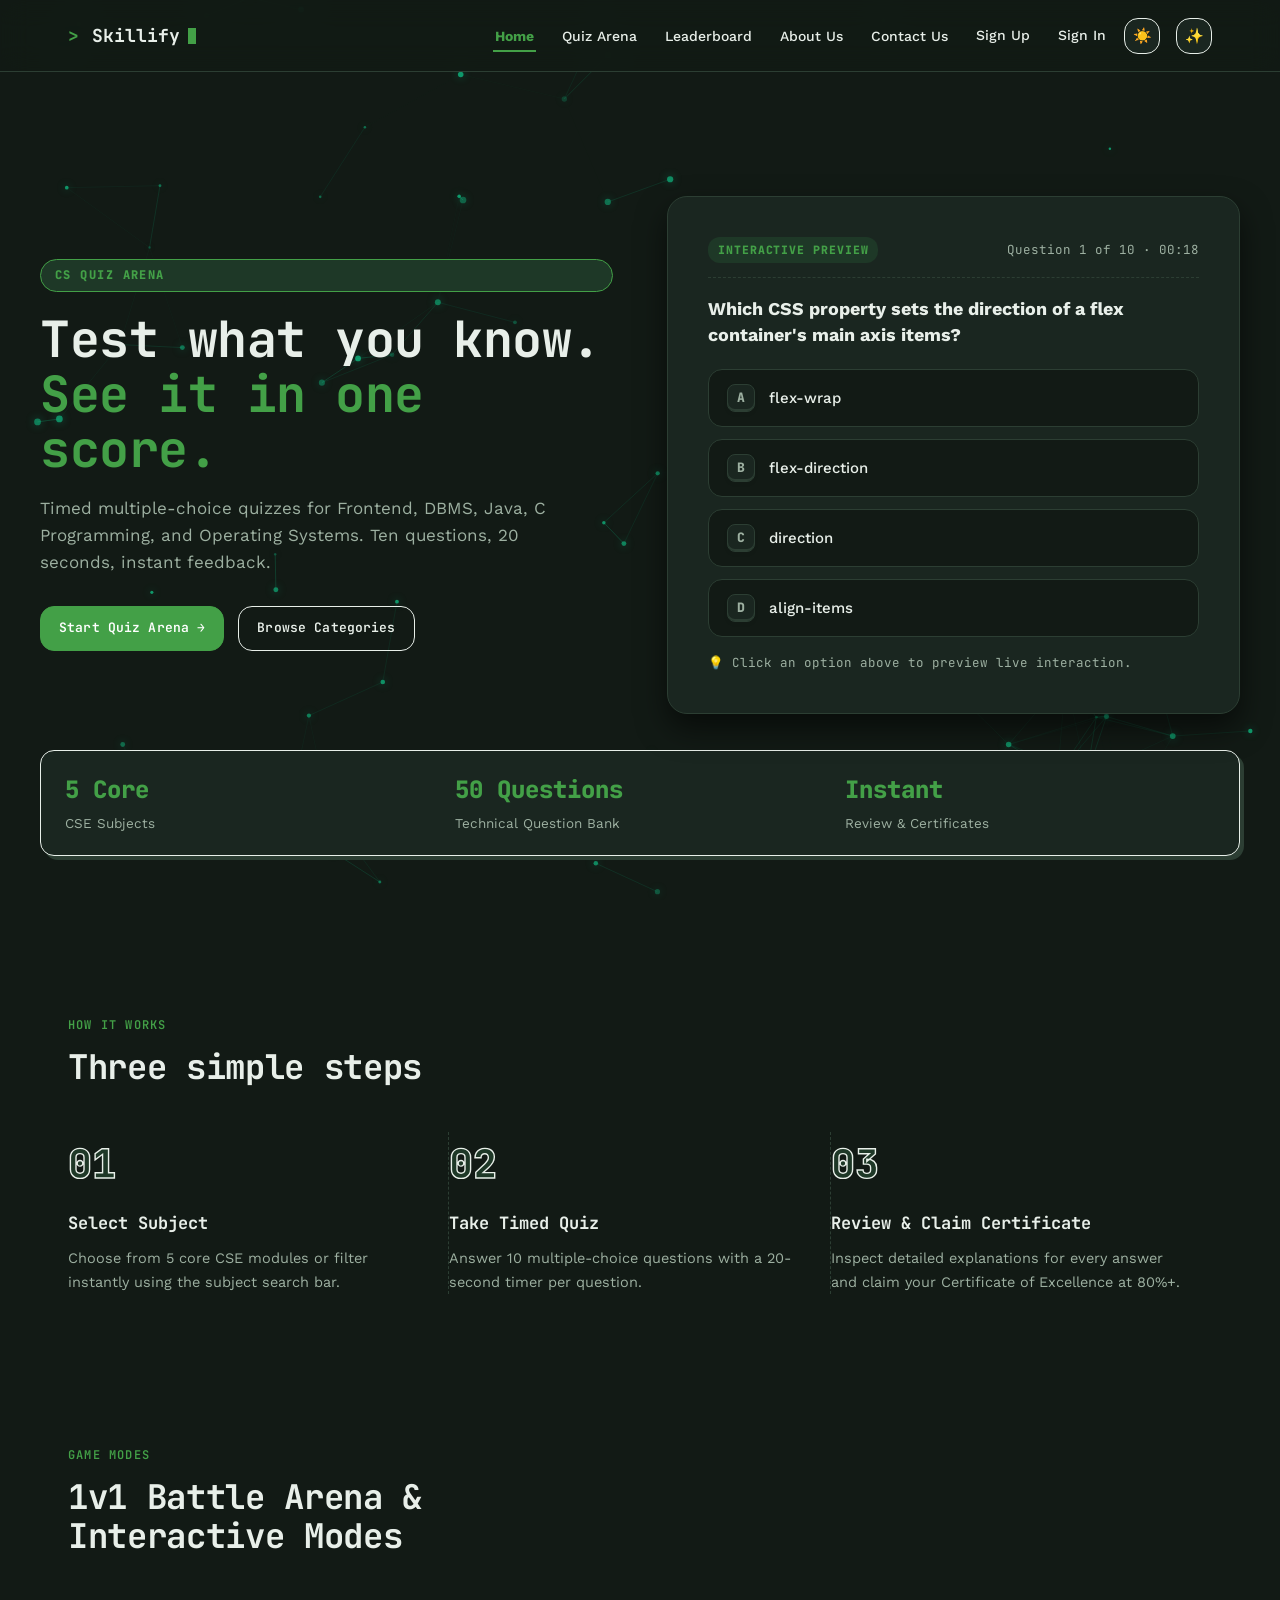
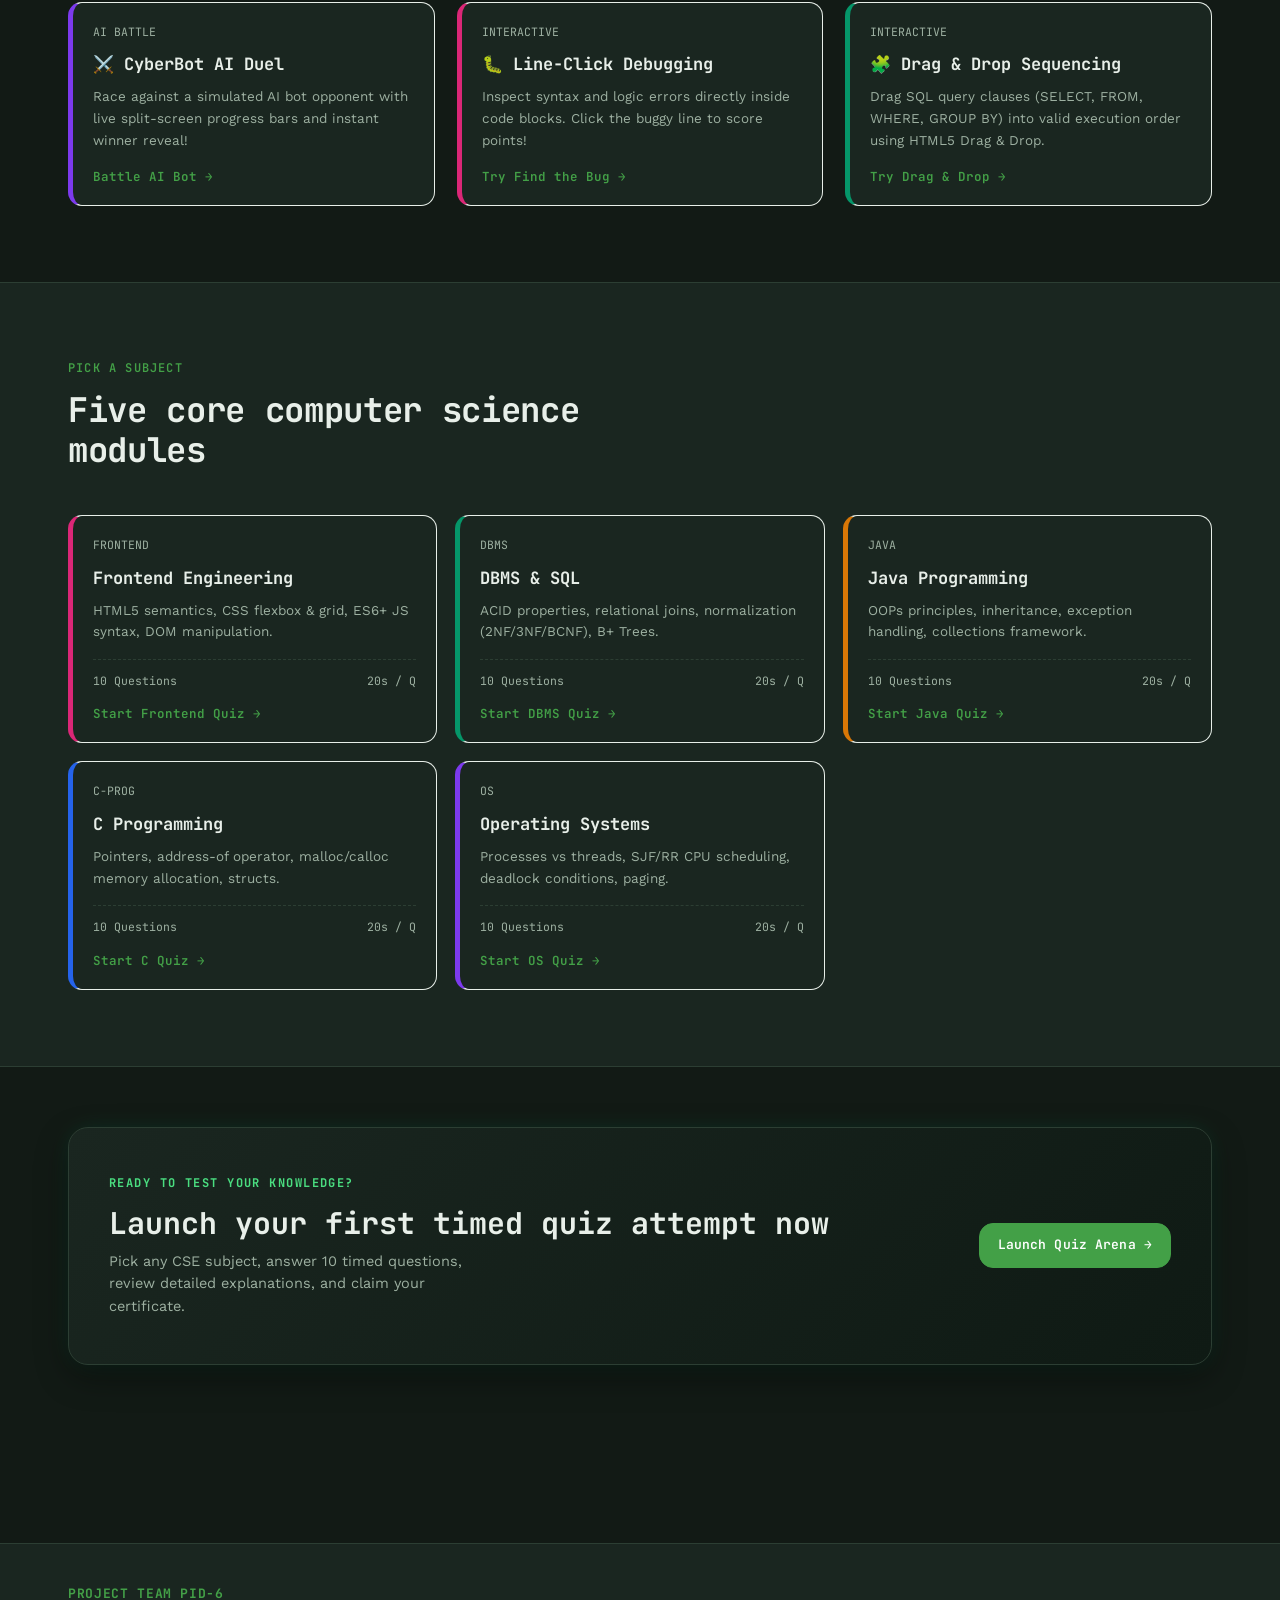
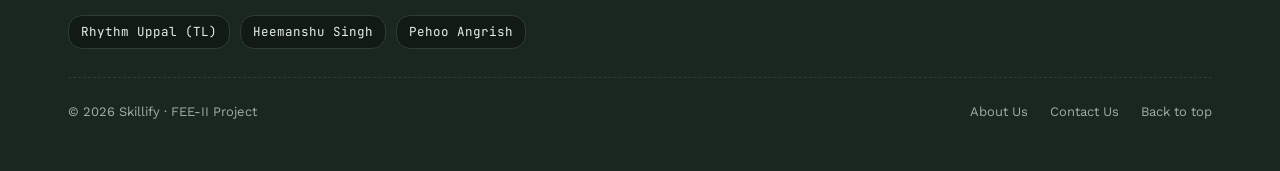
<file: index.html>
<!DOCTYPE html>
<html lang="en" class="dark-theme">
<head>
  <meta charset="UTF-8">
  <meta name="viewport" content="width=device-width, initial-scale=1.0">
  <title>Skillify — Practice Quizzes for CS Fundamentals</title>
  <script>
    (function() {
      const theme = localStorage.getItem('skillify_theme') || localStorage.getItem('quizze_theme') || 'dark';
      if (theme !== 'light') {
        document.documentElement.classList.add('dark-theme');
      } else {
        document.documentElement.classList.remove('dark-theme');
      }
    })();
  </script>
  <link href="https://fonts.googleapis.com/css2?family=JetBrains+Mono:wght@400;500;600;700;800&family=Work+Sans:wght@400;500;600;700&display=swap" rel="stylesheet">
  <link rel="stylesheet" href="style.css">
</head>
<body>

<!-- Initial Pure CSS Page Loader Overlay (Zero JS) -->
<div id="pageLoader" class="page-loader-overlay">
  <div class="loader-glow-ambient"></div>
  <div class="loader-card-box" aria-live="polite">
    <div class="loader-badge-tag">
      <span class="pulse-dot-light"></span>
      Initializing Platform
    </div>
    <div class="loader-logo-title">
      <span class="prompt">&gt;</span>&nbsp;Skillify<span class="cursor"></span>
    </div>
    <p class="loader-sub-text">CS Academic Evaluation &amp; Assessment Arena</p>
    <div class="loader-progress-area">
      <div class="loader-progress-info">
        <span>Status: Preparing Engine</span>
        <span class="percent-counter-text"></span>
      </div>
      <div class="loader-bar-track" role="progressbar" aria-valuemin="0" aria-valuemax="100">
        <div class="loader-bar-fill"></div>
      </div>
    </div>
    <div class="loader-console-box">
      <span class="console-text-anim"></span>
    </div>
  </div>
</div>

<!-- Background canvas -->
<canvas id="particleCanvas" class="bg-canvas"></canvas>

<header id="site-header" class="site-header">
  <nav class="navbar wrap">
    <a class="logo" href="index.html"><span class="prompt">&gt;</span>&nbsp;Skillify<span class="cursor"></span></a>

    <div class="nav-tools">
      <ul id="nav-links" class="nav-links">
        <li><a href="index.html" class="active">Home</a></li>
        <li><a href="quiz.html">Quiz Arena</a></li>
        <li><a href="leaderboard.html">Leaderboard</a></li>
        <li><a href="about.html">About Us</a></li>
        <li><a href="contact.html">Contact Us</a></li>
        <li class="hide-auth"><a href="register.html">Sign Up</a></li>
        <li class="hide-auth"><a href="login.html">Sign In</a></li>
        <li class="show-auth" hidden><span id="userGreeting" class="user-name"></span></li>
        <li class="show-auth" hidden><a href="#" id="logoutLink">Logout</a></li>
      </ul>

      <button id="themeToggleBtn" class="theme-btn" aria-label="Toggle light and dark mode" title="Toggle light/dark theme">🌙</button>
      <button id="fxToggleBtn" class="theme-btn" aria-label="Toggle background particles" title="Toggle background particles">✨</button>

      <button class="nav-toggle" id="navToggle" aria-label="Open navigation menu" aria-expanded="false" aria-controls="nav-links">
        <span></span>
      </button>
    </div>
  </nav>
</header>

<main id="top" class="main-content">

  <!-- Hero section -->
  <section class="hero wrap" aria-label="Introduction">
    <div class="hero-grid">
      <div class="hero-copy">
        <div class="hero-badge">CS QUIZ ARENA</div>
        <h1>Test what you know.<br><span class="accent">See it in one score.</span></h1>
        <p class="lede">Timed multiple-choice quizzes for Frontend, DBMS, Java, C Programming, and Operating Systems. Ten questions, 20 seconds, instant feedback.</p>
        <div class="hero-actions">
          <a class="btn btn-primary btn-motion" href="quiz.html"><span>Start Quiz Arena &rarr;</span></a>
          <a class="btn" href="#categories">Browse Categories</a>
        </div>
      </div>
      <!-- Question preview card -->
      <div class="card-wrap" id="authCardWrapper">
        <article class="preview-card motion-card" id="authCard" aria-label="Sample question preview">
          <div class="card-glow"></div>
          <div class="card-hdr">
            <span class="card-tag">INTERACTIVE PREVIEW</span>
            <span class="card-progress">Question 1 of 10 · 00:18</span>
          </div>
          <p class="question-title">Which CSS property sets the direction of a flex container's main axis items?</p>
          <div class="options-grid" id="mcqOptions">
            <button class="option-btn" data-correct="false">
              <span class="opt-label">A</span><span>flex-wrap</span>
            </button>
            <button class="option-btn" data-correct="true">
              <span class="opt-label">B</span><span>flex-direction</span>
            </button>
            <button class="option-btn" data-correct="false">
              <span class="opt-label">C</span><span>direction</span>
            </button>
            <button class="option-btn" data-correct="false">
              <span class="opt-label">D</span><span>align-items</span>
            </button>
          </div>
          <p class="hint-text" id="mcqHint">💡 Click an option above to preview live interaction.</p>
        </article>
      </div>
    </div>

    <!-- Stats summary bar -->
    <aside class="stats-bar" aria-label="Application summary stats">
      <div class="stat-box">
        <span class="stat-num">5 Core</span>
        <span class="stat-label">CSE Subjects</span>
      </div>
      <div class="stat-box">
        <span class="stat-num">50 Questions</span>
        <span class="stat-label">Technical Question Bank</span>
      </div>
      <div class="stat-box">
        <span class="stat-num">Instant</span>
        <span class="stat-label">Review &amp; Certificates</span>
      </div>
    </aside>
  </section>

  <!-- How it works -->
  <section class="section" id="how" aria-label="How it works">
    <div class="wrap">
      <div class="section-head">
        <span class="eyebrow">How it works</span>
        <h2>Three simple steps</h2>
      </div>
      <div class="steps">
        <article class="step">
          <div class="step-num">01</div>
          <h3>Select Subject</h3>
          <p>Choose from 5 core CSE modules or filter instantly using the subject search bar.</p>
        </article>
        <article class="step">
          <div class="step-num">02</div>
          <h3>Take Timed Quiz</h3>
          <p>Answer 10 multiple-choice questions with a 20-second timer per question.</p>
        </article>
        <article class="step">
          <div class="step-num">03</div>
          <h3>Review &amp; Claim Certificate</h3>
          <p>Inspect detailed explanations for every answer and claim your Certificate of Excellence at 80%+.</p>
        </article>
      </div>
    </div>
  </section>

  <!-- Special game modes -->
  <section class="section" aria-label="Interactive features">
    <div class="wrap">
      <div class="section-head">
        <span class="eyebrow">Game Modes</span>
        <h2>1v1 Battle Arena &amp; Interactive Modes</h2>
      </div>

      <div style="display:grid; grid-template-columns:repeat(auto-fit, minmax(280px, 1fr)); gap:22px;">
        <article class="subject-card" style="--card-color:var(--os)">
          <span class="file">AI BATTLE</span>
          <h3>⚔️ CyberBot AI Duel</h3>
          <p>Race against a simulated AI bot opponent with live split-screen progress bars and instant winner reveal!</p>
          <a class="card-link" href="quiz.html">Battle AI Bot &rarr;</a>
        </article>
        <article class="subject-card" style="--card-color:var(--web)">
          <span class="file">INTERACTIVE</span>
          <h3>🐛 Line-Click Debugging</h3>
          <p>Inspect syntax and logic errors directly inside code blocks. Click the buggy line to score points!</p>
          <a class="card-link" href="quiz.html">Try Find the Bug &rarr;</a>
        </article>
        <article class="subject-card" style="--card-color:var(--dbms)">
          <span class="file">INTERACTIVE</span>
          <h3>🧩 Drag &amp; Drop Sequencing</h3>
          <p>Drag SQL query clauses (SELECT, FROM, WHERE, GROUP BY) into valid execution order using HTML5 Drag &amp; Drop.</p>
          <a class="card-link" href="quiz.html">Try Drag &amp; Drop &rarr;</a>
        </article>
      </div>
    </div>
  </section>

  <!-- Categories -->
  <section class="section section-alt" id="categories" aria-label="Quiz categories">
    <div class="wrap">
      <div class="section-head">
        <span class="eyebrow">Pick a subject</span>
        <h2>Five core computer science modules</h2>
      </div>
      <div class="categories-grid">
        <article class="subject-card" style="--card-color:var(--web)">
          <span class="file">FRONTEND</span>
          <h3>Frontend Engineering</h3>
          <p>HTML5 semantics, CSS flexbox &amp; grid, ES6+ JS syntax, DOM manipulation.</p>
          <div class="card-meta"><span>10 Questions</span><span>20s / Q</span></div>
          <a class="card-link" href="quiz.html">Start Frontend Quiz &rarr;</a>
        </article>
        <article class="subject-card" style="--card-color:var(--dbms)">
          <span class="file">DBMS</span>
          <h3>DBMS &amp; SQL</h3>
          <p>ACID properties, relational joins, normalization (2NF/3NF/BCNF), B+ Trees.</p>
          <div class="card-meta"><span>10 Questions</span><span>20s / Q</span></div>
          <a class="card-link" href="quiz.html">Start DBMS Quiz &rarr;</a>
        </article>
        <article class="subject-card" style="--card-color:var(--java)">
          <span class="file">JAVA</span>
          <h3>Java Programming</h3>
          <p>OOPs principles, inheritance, exception handling, collections framework.</p>
          <div class="card-meta"><span>10 Questions</span><span>20s / Q</span></div>
          <a class="card-link" href="quiz.html">Start Java Quiz &rarr;</a>
        </article>
        <article class="subject-card" style="--card-color:var(--c)">
          <span class="file">C-PROG</span>
          <h3>C Programming</h3>
          <p>Pointers, address-of operator, malloc/calloc memory allocation, structs.</p>
          <div class="card-meta"><span>10 Questions</span><span>20s / Q</span></div>
          <a class="card-link" href="quiz.html">Start C Quiz &rarr;</a>
        </article>
        <article class="subject-card" style="--card-color:var(--os)">
          <span class="file">OS</span>
          <h3>Operating Systems</h3>
          <p>Processes vs threads, SJF/RR CPU scheduling, deadlock conditions, paging.</p>
          <div class="card-meta"><span>10 Questions</span><span>20s / Q</span></div>
          <a class="card-link" href="quiz.html">Start OS Quiz &rarr;</a>
        </article>
      </div>
    </div>
  </section>

  <!-- Bottom CTA -->
  <section class="wrap" style="padding-bottom:78px; padding-top: 60px;">
    <div class="cta-panel">
      <div>
        <span class="eyebrow">Ready to test your knowledge?</span>
        <h2>Launch your first timed quiz attempt now</h2>
        <p>Pick any CSE subject, answer 10 timed questions, review detailed explanations, and claim your certificate.</p>
      </div>
      <a class="btn btn-primary btn-motion" href="quiz.html"><span>Launch Quiz Arena &rarr;</span></a>
    </div>
  </section>

</main>

<footer class="site-footer">
  <div class="wrap">
    <div class="foot-top">
      <div class="foot-team">
        <span class="foot-team-title">Project Team PID-6</span>
        <div class="team-members">
          <span class="member-badge">Rhythm Uppal (TL)</span>
          <span class="member-badge">Heemanshu Singh</span>
          <span class="member-badge">Pehoo Angrish</span>
        </div>
      </div>
    </div>
    <div class="foot-row">
      <span>© 2026 Skillify · FEE-II Project</span>
      <div class="foot-links">
        <a href="about.html">About Us</a>
        <a href="contact.html">Contact Us</a>
        <a href="#top">Back to top</a>
      </div>
    </div>
  </div>
</footer>

<script src="main.js"></script>
<script src="auth.js"></script>
    </body>
</html>
</file>
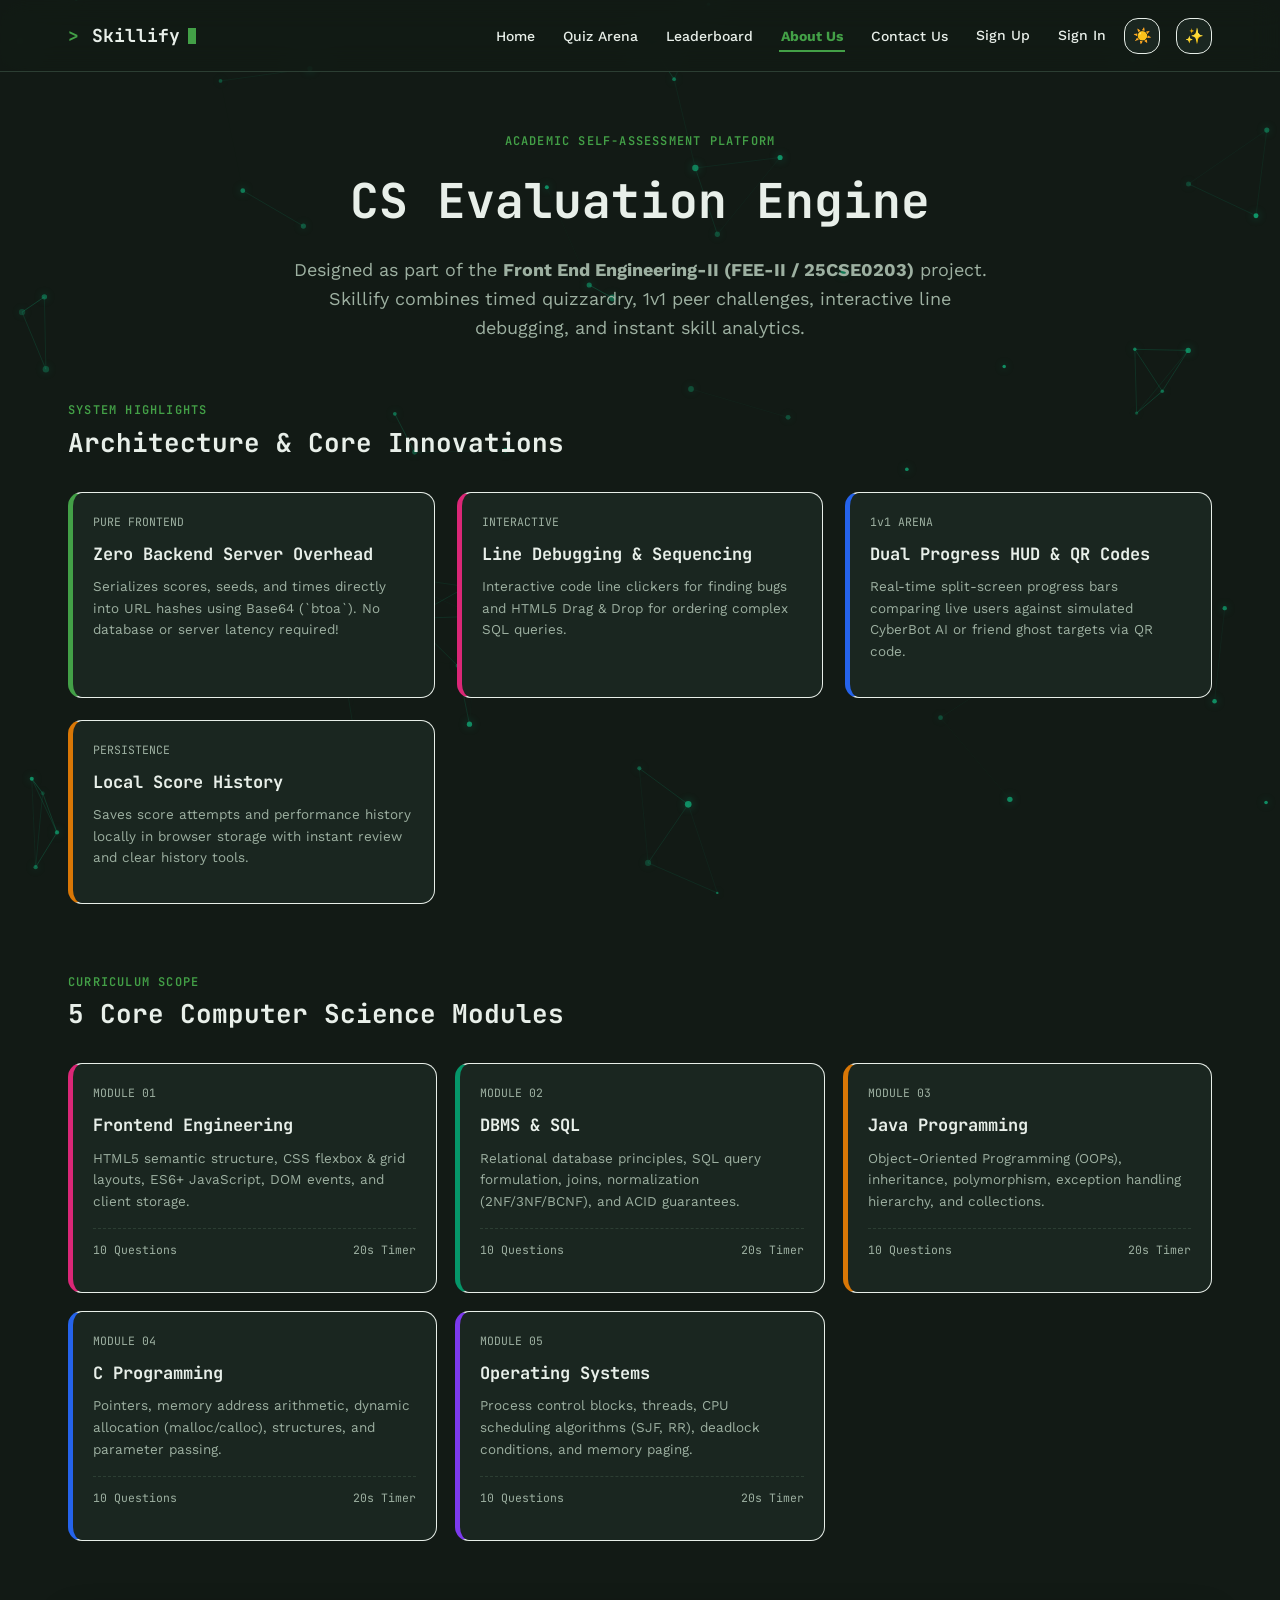
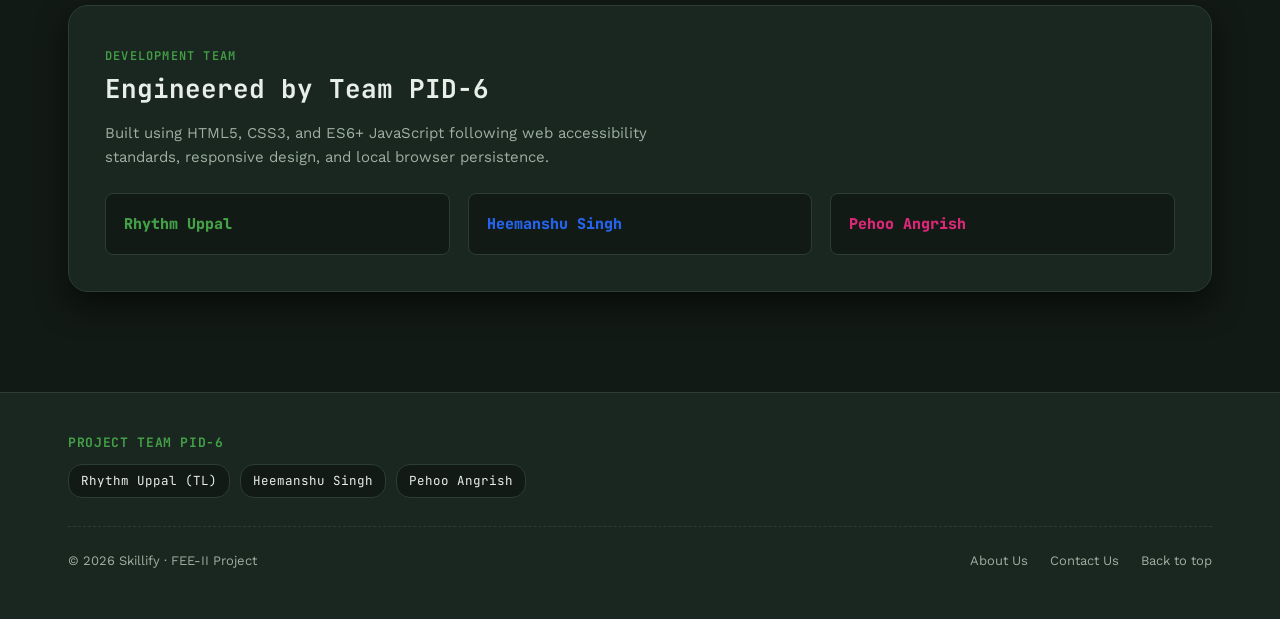
<file: about.html>
<!DOCTYPE html>
<html lang="en" class="dark-theme">
<head>
  <meta charset="UTF-8">
  <meta name="viewport" content="width=device-width, initial-scale=1.0">
  <title>About Us — Skillify</title>
  <script>
    (function () {
      const theme = localStorage.getItem('skillify_theme') || localStorage.getItem('quizze_theme') || 'light';
      if (theme === 'dark') document.documentElement.classList.add('dark-theme');
    })();
  </script>
  <link href="https://fonts.googleapis.com/css2?family=JetBrains+Mono:wght@400;500;600;700;800&family=Work+Sans:wght@400;500;600;700&display=swap" rel="stylesheet">
  <link rel="stylesheet" href="style.css">
</head>
<body class="page-auth">

<!-- Background canvas -->
<canvas id="particleCanvas" class="bg-canvas"></canvas>

<header id="site-header" class="site-header">
  <nav class="navbar wrap">
    <a class="logo" href="index.html"><span class="prompt">&gt;</span>&nbsp;Skillify<span class="cursor"></span></a>

    <div class="nav-tools">
      <ul id="nav-links" class="nav-links">
        <li><a href="index.html">Home</a></li>
        <li><a href="quiz.html">Quiz Arena</a></li>
        <li><a href="leaderboard.html">Leaderboard</a></li>
        <li><a href="about.html" class="active">About Us</a></li>
        <li><a href="contact.html">Contact Us</a></li>
        <li class="hide-auth"><a href="register.html">Sign Up</a></li>
        <li class="hide-auth"><a href="login.html">Sign In</a></li>
        <li class="show-auth" hidden><span id="userGreeting" class="user-name"></span></li>
        <li class="show-auth" hidden><a href="#" id="logoutLink">Logout</a></li>
      </ul>

      <button id="themeToggleBtn" class="theme-btn" aria-label="Toggle light and dark mode" title="Toggle light/dark theme">🌙</button>
      <button id="fxToggleBtn" class="theme-btn" aria-label="Toggle background particles" title="Toggle background particles">✨</button>

      <button class="nav-toggle" id="navToggle" aria-label="Open navigation menu" aria-expanded="false" aria-controls="nav-links">
        <span></span>
      </button>
    </div>
  </nav>
</header>

<main id="top" class="section main-content">
  <div class="wrap">

    <!-- Hero section -->
    <div class="section-head" style="max-width:720px; text-align:center; margin:0 auto 54px;">
      <span class="eyebrow">Academic Self-Assessment Platform</span>
      <h1 style="font-size:clamp(32px, 4vw, 48px); margin-bottom:16px;">CS Evaluation Engine</h1>
      <p class="lede" style="font-size:18px; color:var(--ink-soft);">
        Designed as part of the <strong>Front End Engineering-II (FEE-II / 25CSE0203)</strong> project. Skillify combines timed quizzardry, 1v1 peer challenges, interactive line debugging, and instant skill analytics.
      </p>
    </div>

    <!-- System Architecture -->
    <section style="margin-bottom:64px;" aria-label="Technical Architecture">
      <div style="display:flex; justify-content:space-between; align-items:flex-end; margin-bottom:28px;">
        <div>
          <span class="eyebrow">System Highlights</span>
          <h2 style="font-size:26px;">Architecture &amp; Core Innovations</h2>
        </div>
      </div>

      <div style="display:grid; grid-template-columns:repeat(auto-fit, minmax(280px, 1fr)); gap:22px;">
        <article class="subject-card" style="--card-color:var(--accent)">
          <span class="file">PURE FRONTEND</span>
          <h3>Zero Backend Server Overhead</h3>
          <p>Serializes scores, seeds, and times directly into URL hashes using Base64 (`btoa`). No database or server latency required!</p>
        </article>
        <article class="subject-card" style="--card-color:var(--web)">
          <span class="file">INTERACTIVE</span>
          <h3>Line Debugging &amp; Sequencing</h3>
          <p>Interactive code line clickers for finding bugs and HTML5 Drag &amp; Drop for ordering complex SQL queries.</p>
        </article>
        <article class="subject-card" style="--card-color:var(--c)">
          <span class="file">1v1 ARENA</span>
          <h3>Dual Progress HUD &amp; QR Codes</h3>
          <p>Real-time split-screen progress bars comparing live users against simulated CyberBot AI or friend ghost targets via QR code.</p>
        </article>
        <article class="subject-card" style="--card-color:var(--java)">
          <span class="file">PERSISTENCE</span>
          <h3>Local Score History</h3>
          <p>Saves score attempts and performance history locally in browser storage with instant review and clear history tools.</p>
        </article>
      </div>
    </section>

    <!-- Syllabus Modules -->
    <section style="margin-bottom:64px;" aria-label="Syllabus topics overview">
      <div style="margin-bottom:28px;">
        <span class="eyebrow">Curriculum Scope</span>
        <h2 style="font-size:26px;">5 Core Computer Science Modules</h2>
      </div>

      <div class="categories-grid">
        <article class="subject-card" style="--card-color:var(--web)">
          <span class="file">MODULE 01</span>
          <h3>Frontend Engineering</h3>
          <p>HTML5 semantic structure, CSS flexbox &amp; grid layouts, ES6+ JavaScript, DOM events, and client storage.</p>
          <div class="card-meta"><span>10 Questions</span><span>20s Timer</span></div>
        </article>
        <article class="subject-card" style="--card-color:var(--dbms)">
          <span class="file">MODULE 02</span>
          <h3>DBMS &amp; SQL</h3>
          <p>Relational database principles, SQL query formulation, joins, normalization (2NF/3NF/BCNF), and ACID guarantees.</p>
          <div class="card-meta"><span>10 Questions</span><span>20s Timer</span></div>
        </article>
        <article class="subject-card" style="--card-color:var(--java)">
          <span class="file">MODULE 03</span>
          <h3>Java Programming</h3>
          <p>Object-Oriented Programming (OOPs), inheritance, polymorphism, exception handling hierarchy, and collections.</p>
          <div class="card-meta"><span>10 Questions</span><span>20s Timer</span></div>
        </article>
        <article class="subject-card" style="--card-color:var(--c)">
          <span class="file">MODULE 04</span>
          <h3>C Programming</h3>
          <p>Pointers, memory address arithmetic, dynamic allocation (malloc/calloc), structures, and parameter passing.</p>
          <div class="card-meta"><span>10 Questions</span><span>20s Timer</span></div>
        </article>
        <article class="subject-card" style="--card-color:var(--os)">
          <span class="file">MODULE 05</span>
          <h3>Operating Systems</h3>
          <p>Process control blocks, threads, CPU scheduling algorithms (SJF, RR), deadlock conditions, and memory paging.</p>
          <div class="card-meta"><span>10 Questions</span><span>20s Timer</span></div>
        </article>
      </div>
    </section>

    <!-- Team Showcase -->
    <section aria-label="Development team metadata">
      <article class="motion-card" style="background:var(--panel); border:1.5px solid var(--rule); border-radius:var(--radius-lg); padding:36px;">
        <span class="eyebrow">Development Team</span>
        <h2 style="font-size:26px; margin-bottom:12px;">Engineered by Team PID-6</h2>
        <p style="color:var(--ink-soft); margin-bottom:24px; max-width:68ch; font-size:15px;">
          Built using HTML5, CSS3, and ES6+ JavaScript following web accessibility standards, responsive design, and local browser persistence.
        </p>

        <div style="display:grid; grid-template-columns:repeat(auto-fit, minmax(220px, 1fr)); gap:18px;">
          <div style="background:var(--paper); padding:18px; border-radius:var(--radius-sm); border:1.5px solid var(--rule);">
            <div style="font-family:var(--font-mono); font-weight:800; font-size:15px; color:var(--accent);">Rhythm Uppal</div>
          </div>
          <div style="background:var(--paper); padding:18px; border-radius:var(--radius-sm); border:1.5px solid var(--rule);">
            <div style="font-family:var(--font-mono); font-weight:800; font-size:15px; color:var(--c);">Heemanshu Singh</div>      
          </div>
          <div style="background:var(--paper); padding:18px; border-radius:var(--radius-sm); border:1.5px solid var(--rule);">
            <div style="font-family:var(--font-mono); font-weight:800; font-size:15px; color:var(--web);">Pehoo Angrish</div>
          </div>
        </div>
      </article>
    </section>

  </div>
</main>

<footer class="site-footer">
  <div class="wrap">
    <div class="foot-top">
      <div class="foot-team">
        <span class="foot-team-title">Project Team PID-6</span>
        <div class="team-members">
          <span class="member-badge">Rhythm Uppal (TL)</span>
          <span class="member-badge">Heemanshu Singh</span>
          <span class="member-badge">Pehoo Angrish</span>
        </div>
      </div>
    </div>
    <div class="foot-row">
      <span>© 2026 Skillify · FEE-II Project</span>
      <div class="foot-links">
        <a href="about.html">About Us</a>
        <a href="contact.html">Contact Us</a>
        <a href="#top">Back to top</a>
      </div>
    </div>
  </div>
</footer>

<script src="main.js"></script>
<script src="auth.js"></script>
    </body>
</html>
</file>
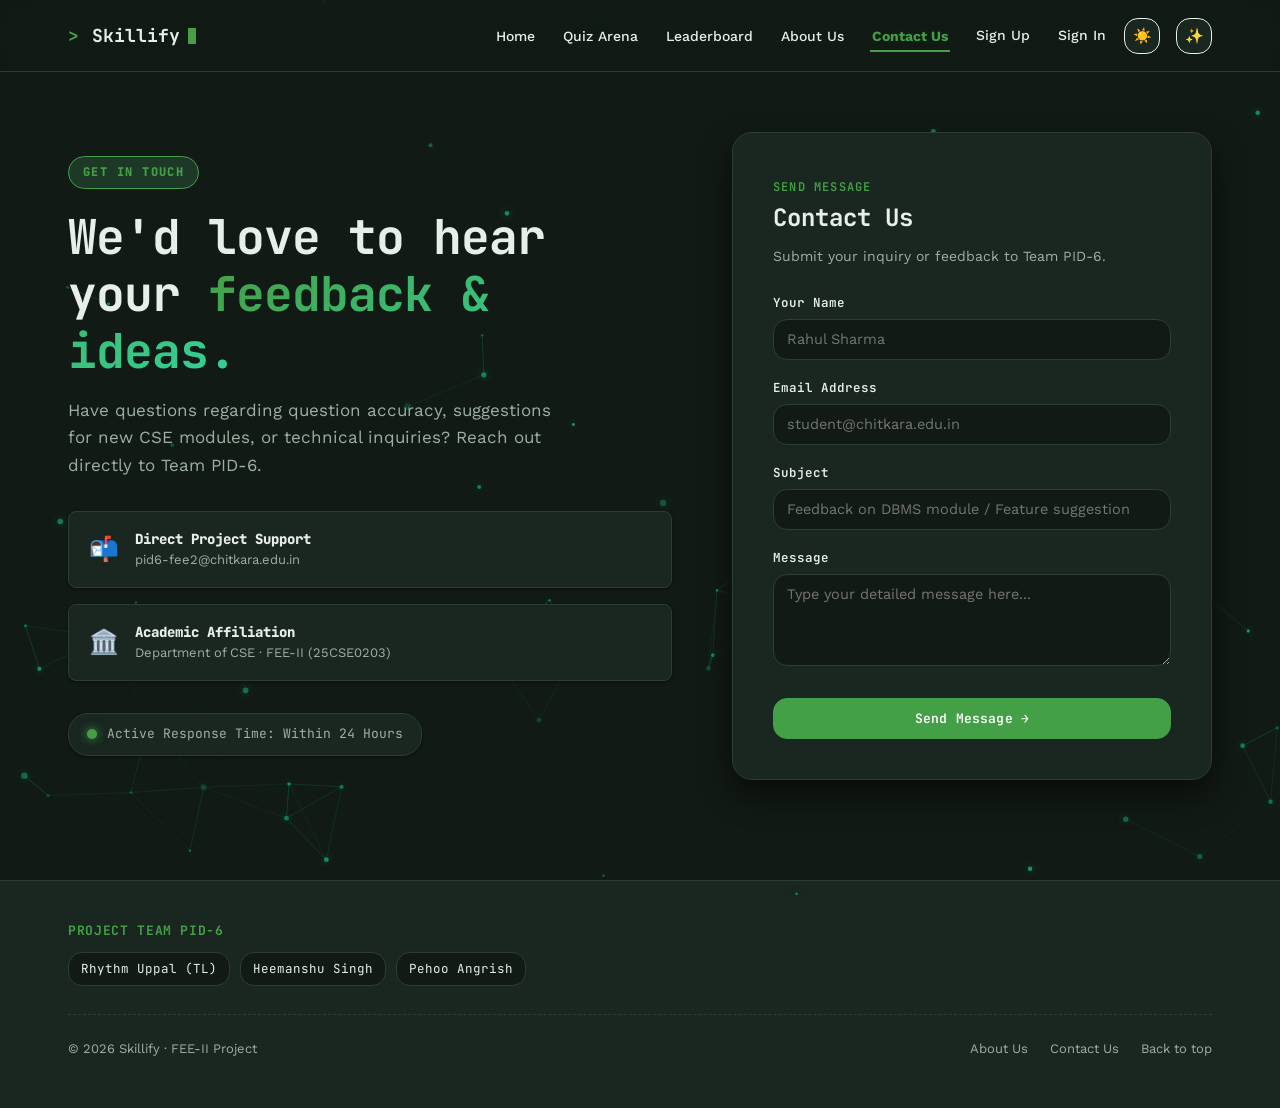
<file: contact.html>
<!DOCTYPE html>
<html lang="en" class="dark-theme">
<head>
  <meta charset="UTF-8">
  <meta name="viewport" content="width=device-width, initial-scale=1.0">
  <title>Contact Us — Skillify</title>
  <script>
    (function() {
      const theme = localStorage.getItem('skillify_theme') || localStorage.getItem('quizze_theme') || 'dark';
      if (theme !== 'light') {
        document.documentElement.classList.add('dark-theme');
      } else {
        document.documentElement.classList.remove('dark-theme');
      }
    })();
  </script>
  <link href="https://fonts.googleapis.com/css2?family=JetBrains+Mono:wght@400;500;600;700;800&family=Work+Sans:wght@400;500;600;700&display=swap" rel="stylesheet">
  <link rel="stylesheet" href="style.css">
</head>
<body class="page-auth">

<!-- Background canvas -->
<canvas id="particleCanvas" class="bg-canvas"></canvas>

<header id="site-header" class="site-header">
  <nav class="navbar wrap">
    <a class="logo" href="index.html"><span class="prompt">&gt;</span>&nbsp;Skillify<span class="cursor"></span></a>

    <div class="nav-tools">
      <ul id="nav-links" class="nav-links">
        <li><a href="index.html">Home</a></li>
        <li><a href="quiz.html">Quiz Arena</a></li>
        <li><a href="leaderboard.html">Leaderboard</a></li>
        <li><a href="about.html">About Us</a></li>
        <li><a href="contact.html" class="active">Contact Us</a></li>
        <li class="hide-auth"><a href="register.html">Sign Up</a></li>
        <li class="hide-auth"><a href="login.html">Sign In</a></li>
        <li class="show-auth" hidden><span id="userGreeting" class="user-name"></span></li>
        <li class="show-auth" hidden><a href="#" id="logoutLink">Logout</a></li>
      </ul>

      <button id="themeToggleBtn" class="theme-btn" aria-label="Toggle light and dark mode" title="Toggle light/dark theme">🌙</button>
      <button id="fxToggleBtn" class="theme-btn" aria-label="Toggle background particles" title="Toggle background particles">✨</button>

      <button class="nav-toggle" id="navToggle" aria-label="Open navigation menu" aria-expanded="false" aria-controls="nav-links">
        <span></span>
      </button>
    </div>
  </nav>
</header>

<main id="top" class="main-content">
  <div class="wrap">
    <div class="auth-grid">

      <!-- Left contact info side -->
      <div class="hero-side">
        <div class="hero-badge">GET IN TOUCH</div>
        <h1 class="hero-title">We'd love to hear your <span class="accent-text">feedback &amp; ideas.</span></h1>
        <p class="hero-desc">Have questions regarding question accuracy, suggestions for new CSE modules, or technical inquiries? Reach out directly to Team PID-6.</p>

        <div style="display:flex; flex-direction:column; gap:16px; width:100%; margin-bottom:32px;">
          <div style="background:var(--panel); border:1.5px solid var(--rule); border-radius:var(--radius-sm); padding:16px 20px; display:flex; align-items:center; gap:16px; box-shadow:var(--shadow-sm);">
            <div style="font-size:24px;">📬</div>
            <div>
              <div style="font-family:var(--font-mono); font-weight:800; font-size:14px;">Direct Project Support</div>
              <div style="font-size:13px; color:var(--ink-soft);">pid6-fee2@chitkara.edu.in</div>
            </div>
          </div>

          <div style="background:var(--panel); border:1.5px solid var(--rule); border-radius:var(--radius-sm); padding:16px 20px; display:flex; align-items:center; gap:16px; box-shadow:var(--shadow-sm);">
            <div style="font-size:24px;">🏛️</div>
            <div>
              <div style="font-family:var(--font-mono); font-weight:800; font-size:14px;">Academic Affiliation</div>
              <div style="font-size:13px; color:var(--ink-soft);">Department of CSE · FEE-II (25CSE0203)</div>
            </div>
          </div>
        </div>

        <div class="stat-badge">
          <span class="pulse-dot"></span>
          <span>Active Response Time: Within 24 Hours</span>
        </div>
      </div>

      <!-- Contact form card -->
      <div class="card-wrap" id="authCardWrapper">
        <article class="auth-box motion-card" id="authCard">
          <div class="card-glow"></div>
          <span class="eyebrow">Send Message</span>
          <h1>Contact Us</h1>
          <p class="sub">Submit your inquiry or feedback to Team PID-6.</p>

          <div id="formMsg" class="form-msg"></div>

          <form id="contactForm" novalidate>
            <div class="field">
              <label for="contactName">Your Name</label>
              <input type="text" id="contactName" placeholder="Rahul Sharma" required>
              <div class="field-error"></div>
            </div>

            <div class="field">
              <label for="contactEmail">Email Address</label>
              <input type="email" id="contactEmail" placeholder="student@chitkara.edu.in" required>
              <div class="field-error"></div>
            </div>

            <div class="field">
              <label for="contactSubject">Subject</label>
              <input type="text" id="contactSubject" placeholder="Feedback on DBMS module / Feature suggestion" required>
              <div class="field-error"></div>
            </div>

            <div class="field">
              <label for="contactMessage">Message</label>
              <textarea id="contactMessage" rows="4" placeholder="Type your detailed message here..." required></textarea>
              <div class="field-error"></div>
            </div>

            <button type="submit" class="btn btn-primary btn-motion">
              <span>Send Message &rarr;</span>
            </button>
          </form>
        </article>
      </div>

    </div>
  </div>
</main>

<footer class="site-footer">
  <div class="wrap">
    <div class="foot-top">
      <div class="foot-team">
        <span class="foot-team-title">Project Team PID-6</span>
        <div class="team-members">
          <span class="member-badge">Rhythm Uppal (TL)</span>
          <span class="member-badge">Heemanshu Singh</span>
          <span class="member-badge">Pehoo Angrish</span>
        </div>
      </div>
    </div>
    <div class="foot-row">
      <span>© 2026 Skillify · FEE-II Project</span>
      <div class="foot-links">
        <a href="about.html">About Us</a>
        <a href="contact.html">Contact Us</a>
        <a href="#top">Back to top</a>
      </div>
    </div>
  </div>
</footer>

<script src="main.js"></script>
<script src="auth.js"></script>
<script src="contact.js"></script>
    </body>
</html>
</file>
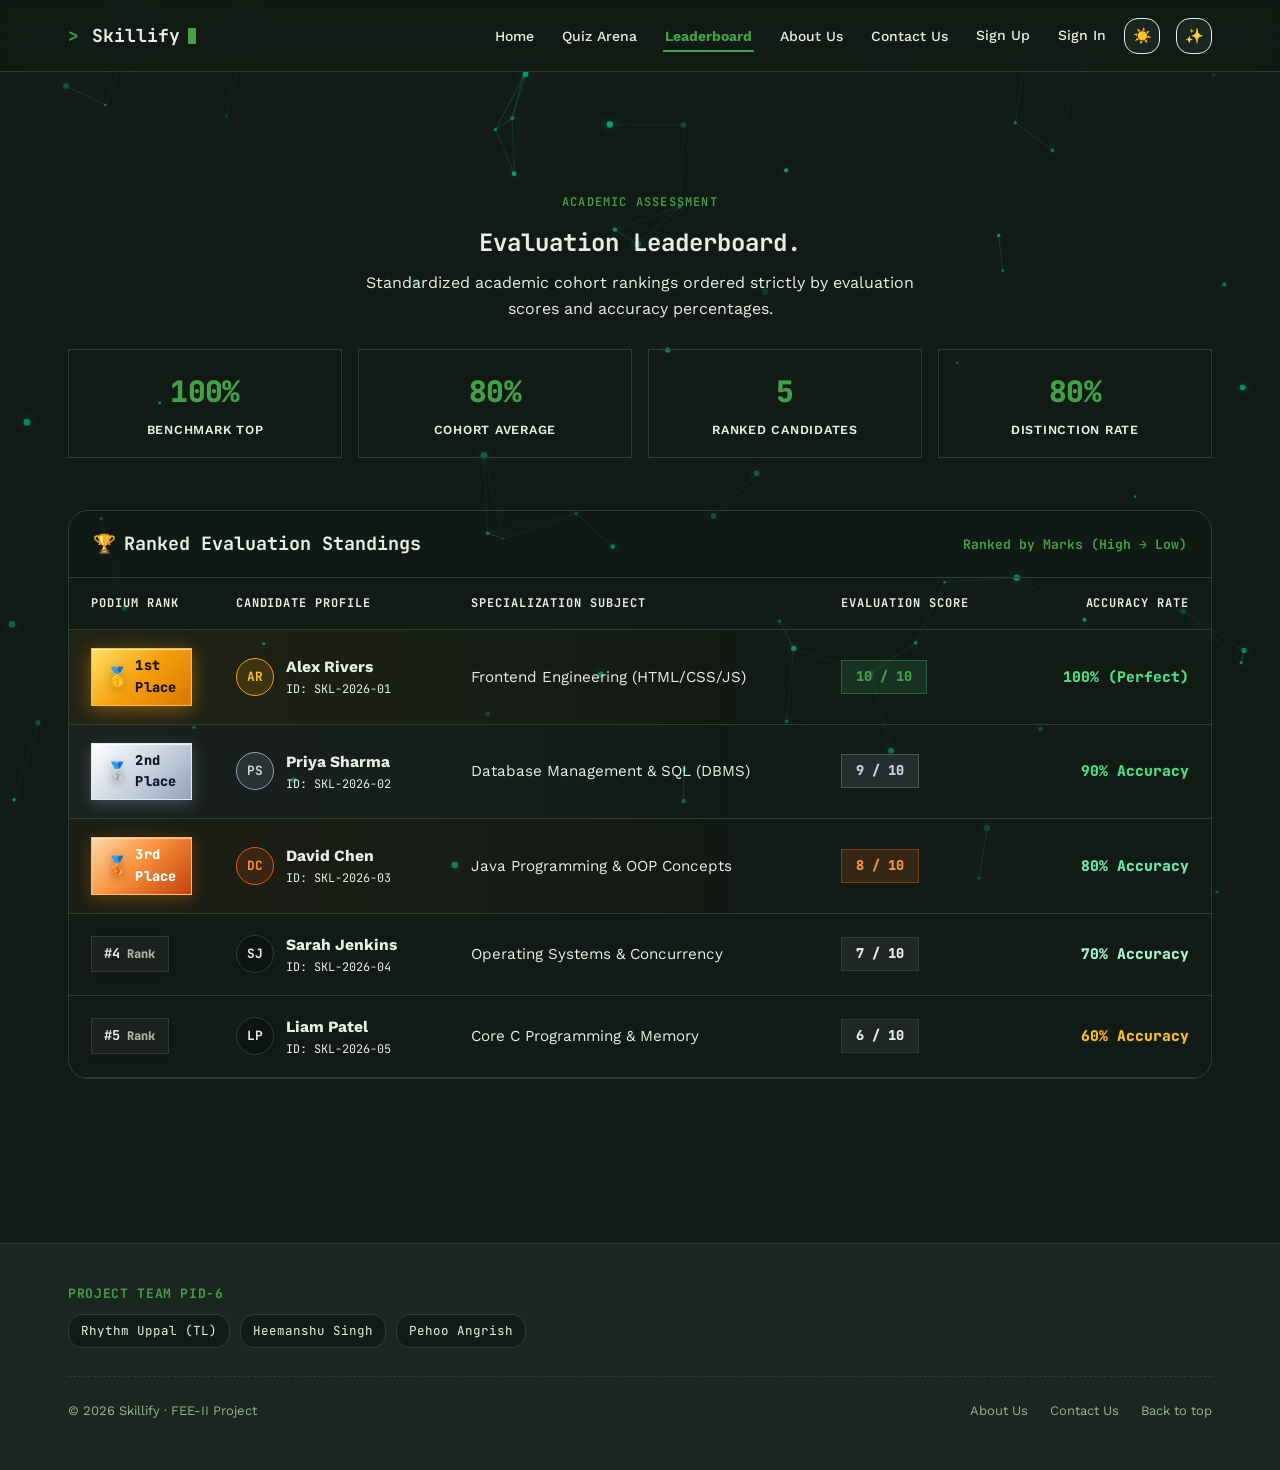
<file: leaderboard.html>
<!DOCTYPE html>
<html lang="en" class="dark-theme">
<head>
  <meta charset="UTF-8">
  <meta name="viewport" content="width=device-width, initial-scale=1.0">
  <title>Skillify — Academic Hall of Fame & Leaderboard</title>
  <script>
    (function() {
      const theme = localStorage.getItem('skillify_theme') || localStorage.getItem('quizze_theme') || 'dark';
      if (theme !== 'light') {
        document.documentElement.classList.add('dark-theme');
      } else {
        document.documentElement.classList.remove('dark-theme');
      }
    })();
  </script>
  <link href="https://fonts.googleapis.com/css2?family=JetBrains+Mono:wght@400;500;600;700;800&family=Work+Sans:wght@400;500;600;700;800&display=swap" rel="stylesheet">
  <link rel="stylesheet" href="style.css">
  <style>
    /* Leaderboard Page Layout & Responsive Media Styling */
    .leaderboard-hero {
      padding: 56px 0 24px;
      text-align: center;
    }
    
    /* Summary Metric Grid */
    .stat-cards-row {
      display: grid;
      grid-template-columns: repeat(4, 1fr);
      gap: 16px;
      margin-top: 28px;
    }
    @media (max-width: 860px) {
      .stat-cards-row {
        grid-template-columns: repeat(2, 1fr);
      }
    }
    @media (max-width: 480px) {
      .stat-cards-row {
        grid-template-columns: 1fr;
      }
    }
    .summary-card {
      background: var(--surface);
      border: 1px solid var(--rule);
      border-radius: var(--radius-md);
      padding: 18px 16px;
      text-align: center;
      transition: transform var(--transition), border-color var(--transition);
    }
    .summary-card:hover {
      transform: translateY(-2px);
      border-color: var(--accent);
    }
    .summary-val {
      font-size: 1.85rem;
      font-weight: 800;
      color: var(--accent);
      font-family: var(--font-mono);
      margin-bottom: 4px;
      letter-spacing: -0.02em;
    }
    .summary-lbl {
      font-size: 0.78rem;
      text-transform: uppercase;
      letter-spacing: 0.06em;
      color: var(--ink-muted);
      font-weight: 600;
    }

    /* Table Container Card */
    .leaderboard-table-card {
      background: var(--surface);
      border: 1px solid var(--rule);
      border-radius: var(--radius-lg);
      box-shadow: var(--shadow-card);
      overflow: hidden;
      margin: 28px 0 64px;
      transition: border-color var(--transition), box-shadow var(--transition);
    }
    .card-top-bar {
      padding: 18px 24px;
      border-bottom: 1px solid var(--rule);
      display: flex;
      justify-content: space-between;
      align-items: center;
      flex-wrap: wrap;
      gap: 12px;
      background: var(--surface-alt, rgba(0,0,0,0.03));
    }
    .card-top-bar h2 {
      font-size: 1.15rem;
      font-weight: 700;
      color: var(--ink);
      margin: 0;
      display: flex;
      align-items: center;
      gap: 8px;
    }

    /* Structured Table */
    table.skillify-table {
      width: 100%;
      border-collapse: collapse;
      text-align: left;
    }
    table.skillify-table th {
      padding: 16px 22px;
      font-family: var(--font-mono);
      font-size: 0.75rem;
      text-transform: uppercase;
      letter-spacing: 0.08em;
      color: var(--ink-muted);
      border-bottom: 1px solid var(--rule);
      background: var(--surface);
      white-space: nowrap;
    }
    table.skillify-table td {
      padding: 18px 22px;
      border-bottom: 1px solid var(--rule);
      color: var(--ink);
      font-size: 0.95rem;
      vertical-align: middle;
      transition: background var(--transition);
    }

    /* Row Accents based on Placement */
    tr.row-rank-1 {
      background: linear-gradient(90deg, rgba(245, 158, 11, 0.07) 0%, transparent 60%);
    }
    tr.row-rank-2 {
      background: linear-gradient(90deg, rgba(148, 163, 184, 0.06) 0%, transparent 60%);
    }
    tr.row-rank-3 {
      background: linear-gradient(90deg, rgba(217, 119, 6, 0.06) 0%, transparent 60%);
    }
    table.skillify-table tr:hover {
      background: var(--surface-hover, rgba(74, 222, 128, 0.05));
    }

    /* ==============================================================
       BEAUTIFIED MEDAL & PODIUM STRUCTURE
       ============================================================== */
    .medal-container {
      display: inline-flex;
      align-items: center;
      gap: 10px;
    }
    
    .medal-podium-chip {
      position: relative;
      display: inline-flex;
      align-items: center;
      gap: 6px;
      padding: 6px 14px;
      border-radius: var(--radius-full);
      font-family: var(--font-mono);
      font-weight: 800;
      font-size: 0.85rem;
      letter-spacing: 0.02em;
      user-select: none;
      transition: transform var(--transition), box-shadow var(--transition);
    }
    .medal-podium-chip:hover {
      transform: scale(1.05);
    }

    /* 🥇 Radiant Gold Medal (1st Place) */
    .chip-gold {
      background: linear-gradient(135deg, #FFE066 0%, #F59E0B 50%, #D97706 100%);
      color: #1A1302;
      box-shadow: 0 4px 18px rgba(245, 158, 11, 0.45), inset 0 1px 1px rgba(255, 255, 255, 0.7);
      border: 1px solid #FBBF24;
    }
    .chip-gold .medal-icon {
      filter: drop-shadow(0 2px 4px rgba(0,0,0,0.25));
      font-size: 1.15rem;
    }

    /* 🥈 Platinum Chrome Silver Medal (2nd Place) */
    .chip-silver {
      background: linear-gradient(135deg, #FFFFFF 0%, #CBD5E1 50%, #94A3B8 100%);
      color: #0F172A;
      box-shadow: 0 4px 14px rgba(148, 163, 184, 0.35), inset 0 1px 1px rgba(255, 255, 255, 0.8);
      border: 1px solid #E2E8F0;
    }
    .chip-silver .medal-icon {
      filter: drop-shadow(0 2px 4px rgba(0,0,0,0.2));
      font-size: 1.15rem;
    }

    /* 🥉 Radiant Copper Bronze Medal (3rd Place) */
    .chip-bronze {
      background: linear-gradient(135deg, #FED7AA 0%, #FB923C 45%, #C2410C 100%);
      color: #FFFFFF;
      box-shadow: 0 4px 14px rgba(217, 119, 6, 0.35), inset 0 1px 1px rgba(255, 255, 255, 0.5);
      border: 1px solid #FDBA74;
    }
    .chip-bronze .medal-icon {
      filter: drop-shadow(0 2px 4px rgba(0,0,0,0.3));
      font-size: 1.15rem;
    }

    /* Standard Placement Badges (#4, #5) */
    .chip-standard {
      background: rgba(255, 255, 255, 0.04);
      color: var(--ink-muted);
      border: 1px solid var(--rule);
      box-shadow: 0 2px 6px rgba(0, 0, 0, 0.1);
      padding: 6px 12px;
    }
    .chip-standard .rank-num {
      color: var(--ink);
      font-weight: 700;
    }

    /* Candidate Visual Row Styling */
    .candidate-cell {
      display: flex;
      align-items: center;
      gap: 12px;
    }
    .candidate-avatar {
      width: 38px;
      height: 38px;
      border-radius: 50%;
      display: inline-flex;
      align-items: center;
      justify-content: center;
      font-family: var(--font-mono);
      font-weight: 700;
      font-size: 0.8rem;
      border: 1px solid var(--rule);
      background: var(--surface-alt, rgba(0,0,0,0.2));
      color: var(--ink);
      flex-shrink: 0;
    }
    .avatar-gold { border-color: #F59E0B; background: rgba(245, 158, 11, 0.15); color: #FBBF24; }
    .avatar-silver { border-color: #94A3B8; background: rgba(148, 163, 184, 0.15); color: #CBD5E1; }
    .avatar-bronze { border-color: #EA580C; background: rgba(234, 88, 12, 0.15); color: #FB923C; }

    .candidate-info {
      display: flex;
      flex-direction: column;
    }
    .candidate-name {
      font-weight: 700;
      color: var(--ink);
      font-size: 0.98rem;
    }
    .candidate-id {
      font-size: 0.74rem;
      color: var(--ink-muted);
      font-family: var(--font-mono);
      margin-top: 1px;
    }

    /* Score Chips */
    .score-chip {
      background: rgba(74, 222, 128, 0.12);
      color: var(--accent);
      border: 1px solid rgba(74, 222, 128, 0.3);
      padding: 5px 14px;
      border-radius: var(--radius-full);
      font-family: var(--font-mono);
      font-weight: 800;
      font-size: 0.85rem;
      display: inline-block;
    }
    
    .accuracy-indicator {
      font-weight: 800;
      font-family: var(--font-mono);
      font-size: 0.92rem;
    }
  </style>
</head>
<body>

<!-- Background Interactive Particle Canvas -->
<canvas id="particleCanvas" class="bg-canvas"></canvas>

<!-- Shared Site Header with all Theme & FX Controls -->
<header id="site-header" class="site-header">
  <nav class="navbar wrap">
    <a class="logo" href="index.html"><span class="prompt">&gt;</span>&nbsp;Skillify<span class="cursor"></span></a>

    <div class="nav-tools">
      <ul id="nav-links" class="nav-links">
        <li><a href="index.html">Home</a></li>
        <li><a href="quiz.html">Quiz Arena</a></li>
        <li><a href="leaderboard.html" class="active">Leaderboard</a></li>
        <li><a href="about.html">About Us</a></li>
        <li><a href="contact.html">Contact Us</a></li>
        <li class="hide-auth"><a href="register.html">Sign Up</a></li>
        <li class="hide-auth"><a href="login.html">Sign In</a></li>
        <li class="show-auth" hidden><span id="userGreeting" class="user-name"></span></li>
        <li class="show-auth" hidden><a href="#" id="logoutLink">Logout</a></li>
      </ul>

      <button id="themeToggleBtn" class="theme-btn" aria-label="Toggle light and dark mode" title="Toggle light/dark theme">🌙</button>
      <button id="fxToggleBtn" class="theme-btn" aria-label="Toggle background particles" title="Toggle background particles">✨</button>

      <button class="nav-toggle" id="navToggle" aria-label="Open navigation menu" aria-expanded="false" aria-controls="nav-links">
        <span></span>
      </button>
    </div>
  </nav>
</header>

<main id="top" class="main-content">
  <div class="wrap">
    
    <!-- Hero Header -->
    <section class="leaderboard-hero">
      <span class="eyebrow">Academic Assessment</span>
      <h1 style="margin: 10px 0 8px;">Evaluation <span class="highlight">Leaderboard.</span></h1>
      <p class="lede" style="margin: 0 auto; max-width: 600px;">
        Standardized academic cohort rankings ordered strictly by evaluation scores and accuracy percentages.
      </p>

      <!-- Summary Metrics Grid -->
      <div class="stat-cards-row">
        <div class="summary-card">
          <div class="summary-val">100%</div>
          <div class="summary-lbl">Benchmark Top</div>
        </div>
        <div class="summary-card">
          <div class="summary-val">80%</div>
          <div class="summary-lbl">Cohort Average</div>
        </div>
        <div class="summary-card">
          <div class="summary-val">5</div>
          <div class="summary-lbl">Ranked Candidates</div>
        </div>
        <div class="summary-card">
          <div class="summary-val">80%</div>
          <div class="summary-lbl">Distinction Rate</div>
        </div>
      </div>
    </section>

    <!-- Leaderboard Table with BEAUTIFIED 3D PODIUM MEDALS & CANDIDATE AVATARS -->
    <article class="leaderboard-table-card">
      <div class="card-top-bar">
        <h2><span>🏆</span> Ranked Evaluation Standings</h2>
        <span style="font-family: var(--font-mono); font-size: 0.82rem; color: var(--accent); font-weight: 700;">
          Ranked by Marks (High &rarr; Low)
        </span>
      </div>

      <div style="overflow-x: auto;">
        <table class="skillify-table">
          <thead>
            <tr>
              <th style="width: 140px;">Podium Rank</th>
              <th>Candidate Profile</th>
              <th>Specialization Subject</th>
              <th>Evaluation Score</th>
              <th style="text-align: right;">Accuracy Rate</th>
            </tr>
          </thead>
          <tbody id="leaderboardBody">
            <!-- Rank 1: Alex Rivers (🥇 Gold Medal) -->
            <tr class="row-rank-1">
              <td>
                <div class="medal-container">
                  <div class="medal-podium-chip chip-gold" title="1st Place - Gold Medalist">
                    <span class="medal-icon">🥇</span>
                    <span class="rank-title">1st Place</span>
                  </div>
                </div>
              </td>
              <td>
                <div class="candidate-cell">
                  <span class="candidate-avatar avatar-gold">AR</span>
                  <div class="candidate-info">
                    <span class="candidate-name">Alex Rivers</span>
                    <span class="candidate-id">ID: SKL-2026-01</span>
                  </div>
                </div>
              </td>
              <td>Frontend Engineering (HTML/CSS/JS)</td>
              <td><span class="score-chip">10 / 10</span></td>
              <td style="text-align: right;"><span class="accuracy-indicator" style="color: #4ADE80;">100% (Perfect)</span></td>
            </tr>

            <!-- Rank 2: Priya Sharma (🥈 Silver Medal) -->
            <tr class="row-rank-2">
              <td>
                <div class="medal-container">
                  <div class="medal-podium-chip chip-silver" title="2nd Place - Silver Medalist">
                    <span class="medal-icon">🥈</span>
                    <span class="rank-title">2nd Place</span>
                  </div>
                </div>
              </td>
              <td>
                <div class="candidate-cell">
                  <span class="candidate-avatar avatar-silver">PS</span>
                  <div class="candidate-info">
                    <span class="candidate-name">Priya Sharma</span>
                    <span class="candidate-id">ID: SKL-2026-02</span>
                  </div>
                </div>
              </td>
              <td>Database Management &amp; SQL (DBMS)</td>
              <td><span class="score-chip" style="background: rgba(148, 163, 184, 0.15); color: #CBD5E1; border-color: rgba(148, 163, 184, 0.35);">9 / 10</span></td>
              <td style="text-align: right;"><span class="accuracy-indicator" style="color: #4ADE80;">90% Accuracy</span></td>
            </tr>

            <!-- Rank 3: David Chen (🥉 Bronze Medal) -->
            <tr class="row-rank-3">
              <td>
                <div class="medal-container">
                  <div class="medal-podium-chip chip-bronze" title="3rd Place - Bronze Medalist">
                    <span class="medal-icon">🥉</span>
                    <span class="rank-title">3rd Place</span>
                  </div>
                </div>
              </td>
              <td>
                <div class="candidate-cell">
                  <span class="candidate-avatar avatar-bronze">DC</span>
                  <div class="candidate-info">
                    <span class="candidate-name">David Chen</span>
                    <span class="candidate-id">ID: SKL-2026-03</span>
                  </div>
                </div>
              </td>
              <td>Java Programming &amp; OOP Concepts</td>
              <td><span class="score-chip" style="background: rgba(249, 115, 22, 0.15); color: #FB923C; border-color: rgba(249, 115, 22, 0.35);">8 / 10</span></td>
              <td style="text-align: right;"><span class="accuracy-indicator" style="color: #6EE7B7;">80% Accuracy</span></td>
            </tr>

            <!-- Rank 4: Sarah Jenkins -->
            <tr>
              <td>
                <div class="medal-container">
                  <div class="medal-podium-chip chip-standard">
                    <span class="rank-num">#4</span>
                    <span style="font-size: 0.75rem; opacity: 0.7;">Rank</span>
                  </div>
                </div>
              </td>
              <td>
                <div class="candidate-cell">
                  <span class="candidate-avatar">SJ</span>
                  <div class="candidate-info">
                    <span class="candidate-name">Sarah Jenkins</span>
                    <span class="candidate-id">ID: SKL-2026-04</span>
                  </div>
                </div>
              </td>
              <td>Operating Systems &amp; Concurrency</td>
              <td><span class="score-chip" style="background: rgba(255, 255, 255, 0.06); color: var(--ink-muted); border-color: var(--rule);">7 / 10</span></td>
              <td style="text-align: right;"><span class="accuracy-indicator" style="color: #A7F3D0;">70% Accuracy</span></td>
            </tr>

            <!-- Rank 5: Liam Patel -->
            <tr>
              <td>
                <div class="medal-container">
                  <div class="medal-podium-chip chip-standard">
                    <span class="rank-num">#5</span>
                    <span style="font-size: 0.75rem; opacity: 0.7;">Rank</span>
                  </div>
                </div>
              </td>
              <td>
                <div class="candidate-cell">
                  <span class="candidate-avatar">LP</span>
                  <div class="candidate-info">
                    <span class="candidate-name">Liam Patel</span>
                    <span class="candidate-id">ID: SKL-2026-05</span>
                  </div>
                </div>
              </td>
              <td>Core C Programming &amp; Memory</td>
              <td><span class="score-chip" style="background: rgba(255, 255, 255, 0.06); color: var(--ink-muted); border-color: var(--rule);">6 / 10</span></td>
              <td style="text-align: right;"><span class="accuracy-indicator" style="color: #FBBF24;">60% Accuracy</span></td>
            </tr>
          </tbody>
        </table>
      </div>
    </article>

  </div>
</main>

<footer class="site-footer">
  <div class="wrap">
    <div class="foot-top">
      <div class="foot-team">
        <span class="foot-team-title">Project Team PID-6</span>
        <div class="team-members">
          <span class="member-badge">Rhythm Uppal (TL)</span>
          <span class="member-badge">Heemanshu Singh</span>
          <span class="member-badge">Pehoo Angrish</span>
        </div>
      </div>
    </div>
    <div class="foot-row">
      <span>© 2026 Skillify · FEE-II Project</span>
      <div class="foot-links">
        <a href="about.html">About Us</a>
        <a href="contact.html">Contact Us</a>
        <a href="#top">Back to top</a>
      </div>
    </div>
  </div>
</footer>

<script src="main.js"></script>
<script src="auth.js"></script>
</body>
</html>
</file>
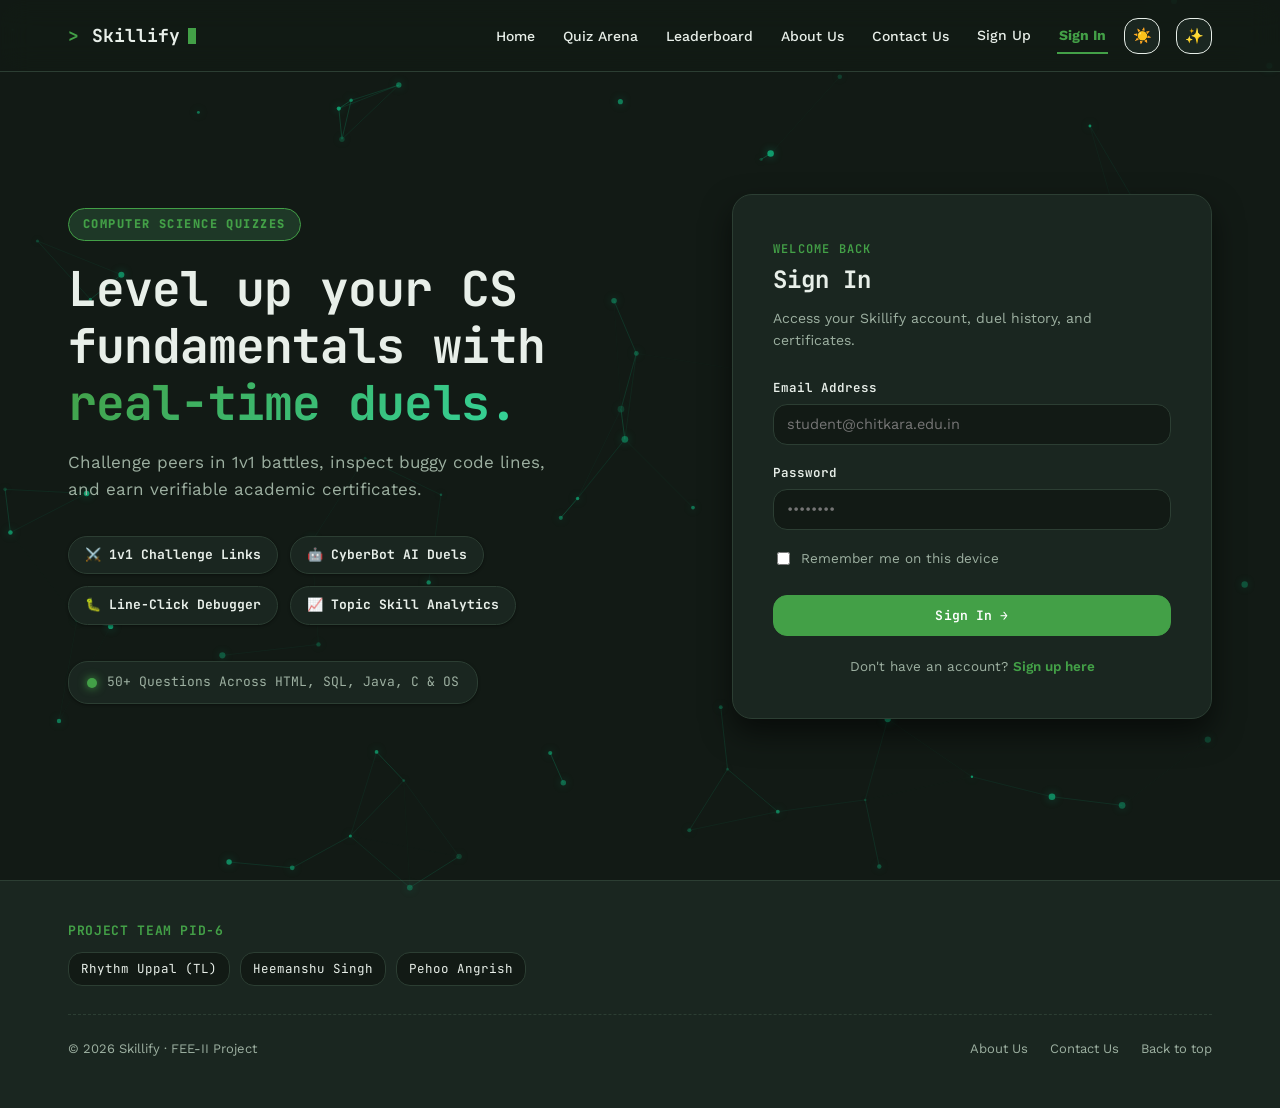
<file: login.html>
<!DOCTYPE html>
<html lang="en" class="dark-theme">
<head>
  <meta charset="UTF-8">
  <meta name="viewport" content="width=device-width, initial-scale=1.0">
  <title>Sign In — Skillify</title>
  <script>
    (function() {
      const theme = localStorage.getItem('skillify_theme') || localStorage.getItem('quizze_theme') || 'dark';
      if (theme !== 'light') {
        document.documentElement.classList.add('dark-theme');
      } else {
        document.documentElement.classList.remove('dark-theme');
      }
    })();
  </script>
  <link href="https://fonts.googleapis.com/css2?family=JetBrains+Mono:wght@400;500;600;700;800&family=Work+Sans:wght@400;500;600;700&display=swap" rel="stylesheet">
  <link rel="stylesheet" href="style.css">
</head>
<body class="page-auth">

<!-- Background canvas -->
<canvas id="particleCanvas" class="bg-canvas"></canvas>

<header id="site-header" class="site-header">
  <nav class="navbar wrap">
    <a class="logo" href="index.html"><span class="prompt">&gt;</span>&nbsp;Skillify<span class="cursor"></span></a>

    <div class="nav-tools">
      <ul id="nav-links" class="nav-links">
        <li><a href="index.html">Home</a></li>
        <li><a href="quiz.html">Quiz Arena</a></li>
        <li><a href="leaderboard.html">Leaderboard</a></li>
        <li><a href="about.html">About Us</a></li>
        <li><a href="contact.html">Contact Us</a></li>
        <li class="hide-auth"><a href="register.html">Sign Up</a></li>
        <li class="hide-auth"><a href="login.html" class="active">Sign In</a></li>
        <li class="show-auth" hidden><span id="userGreeting" class="user-name"></span></li>
        <li class="show-auth" hidden><a href="#" id="logoutLink">Logout</a></li>
      </ul>

      <button id="themeToggleBtn" class="theme-btn" aria-label="Toggle light and dark mode" title="Toggle light/dark theme">🌙</button>
      <button id="fxToggleBtn" class="theme-btn" aria-label="Toggle background particles" title="Toggle background particles">✨</button>

      <button class="nav-toggle" id="navToggle" aria-label="Open navigation menu" aria-expanded="false" aria-controls="nav-links">
        <span></span>
      </button>
    </div>
  </nav>
</header>

<main id="top" class="main-content">
  <div class="wrap">
    <div class="auth-grid">

      <!-- Left hero side -->
      <div class="hero-side">
        <div class="hero-badge">COMPUTER SCIENCE QUIZZES</div>
        <h1 class="hero-title">Level up your CS fundamentals with <span class="accent-text">real-time duels.</span></h1>
        <p class="hero-desc">Challenge peers in 1v1 battles, inspect buggy code lines, and earn verifiable academic certificates.</p>

        <div class="feature-chips">
          <div class="chip float-1">⚔️ 1v1 Challenge Links</div>
          <div class="chip float-2">🤖 CyberBot AI Duels</div>
          <div class="chip float-3">🐛 Line-Click Debugger</div>
          <div class="chip float-4">📈 Topic Skill Analytics</div>
        </div>

        <div class="stat-badge">
          <span class="pulse-dot"></span>
          <span>50+ Questions Across HTML, SQL, Java, C &amp; OS</span>
        </div>
      </div>

      <!-- Auth card -->
      <div class="card-wrap" id="authCardWrapper">
        <article class="auth-box motion-card" id="authCard">
          <div class="card-glow"></div>
          <span class="eyebrow">Welcome Back</span>
          <h1>Sign In</h1>
          <p class="sub">Access your Skillify account, duel history, and certificates.</p>

          <div id="formMsg" class="form-msg"></div>

          <form id="loginForm" novalidate>
            <div class="field">
              <label for="loginEmail">Email Address</label>
              <input type="email" id="loginEmail" placeholder="student@chitkara.edu.in" required>
              <div class="field-error"></div>
            </div>

            <div class="field">
              <label for="loginPassword">Password</label>
              <input type="password" id="loginPassword" placeholder="••••••••" required>
              <div class="field-error"></div>
            </div>

            <div style="display:flex; align-items:center; gap:8px; margin-bottom:20px; font-size:13.5px; color:var(--ink-soft);">
              <input type="checkbox" id="rememberMe" style="width:auto; cursor:pointer;">
              <label for="rememberMe" style="font-weight:normal; margin:0; cursor:pointer;">Remember me on this device</label>
            </div>

            <button type="submit" class="btn btn-primary btn-motion">
              <span>Sign In &rarr;</span>
            </button>
          </form>

          <div class="auth-switch">
            Don't have an account? <a href="register.html">Sign up here</a>
          </div>
        </article>
      </div>

    </div>
  </div>
</main>

<footer class="site-footer">
  <div class="wrap">
    <div class="foot-top">
      <div class="foot-team">
        <span class="foot-team-title">Project Team PID-6</span>
        <div class="team-members">
          <span class="member-badge">Rhythm Uppal (TL)</span>
          <span class="member-badge">Heemanshu Singh</span>
          <span class="member-badge">Pehoo Angrish</span>
        </div>
      </div>
    </div>
    <div class="foot-row">
      <span>© 2026 Skillify · FEE-II Project</span>
      <div class="foot-links">
        <a href="about.html">About Us</a>
        <a href="contact.html">Contact Us</a>
        <a href="#top">Back to top</a>
      </div>
    </div>
  </div>
</footer>

<script src="main.js"></script>
<script src="auth.js"></script>
    </body>
</html>
</file>
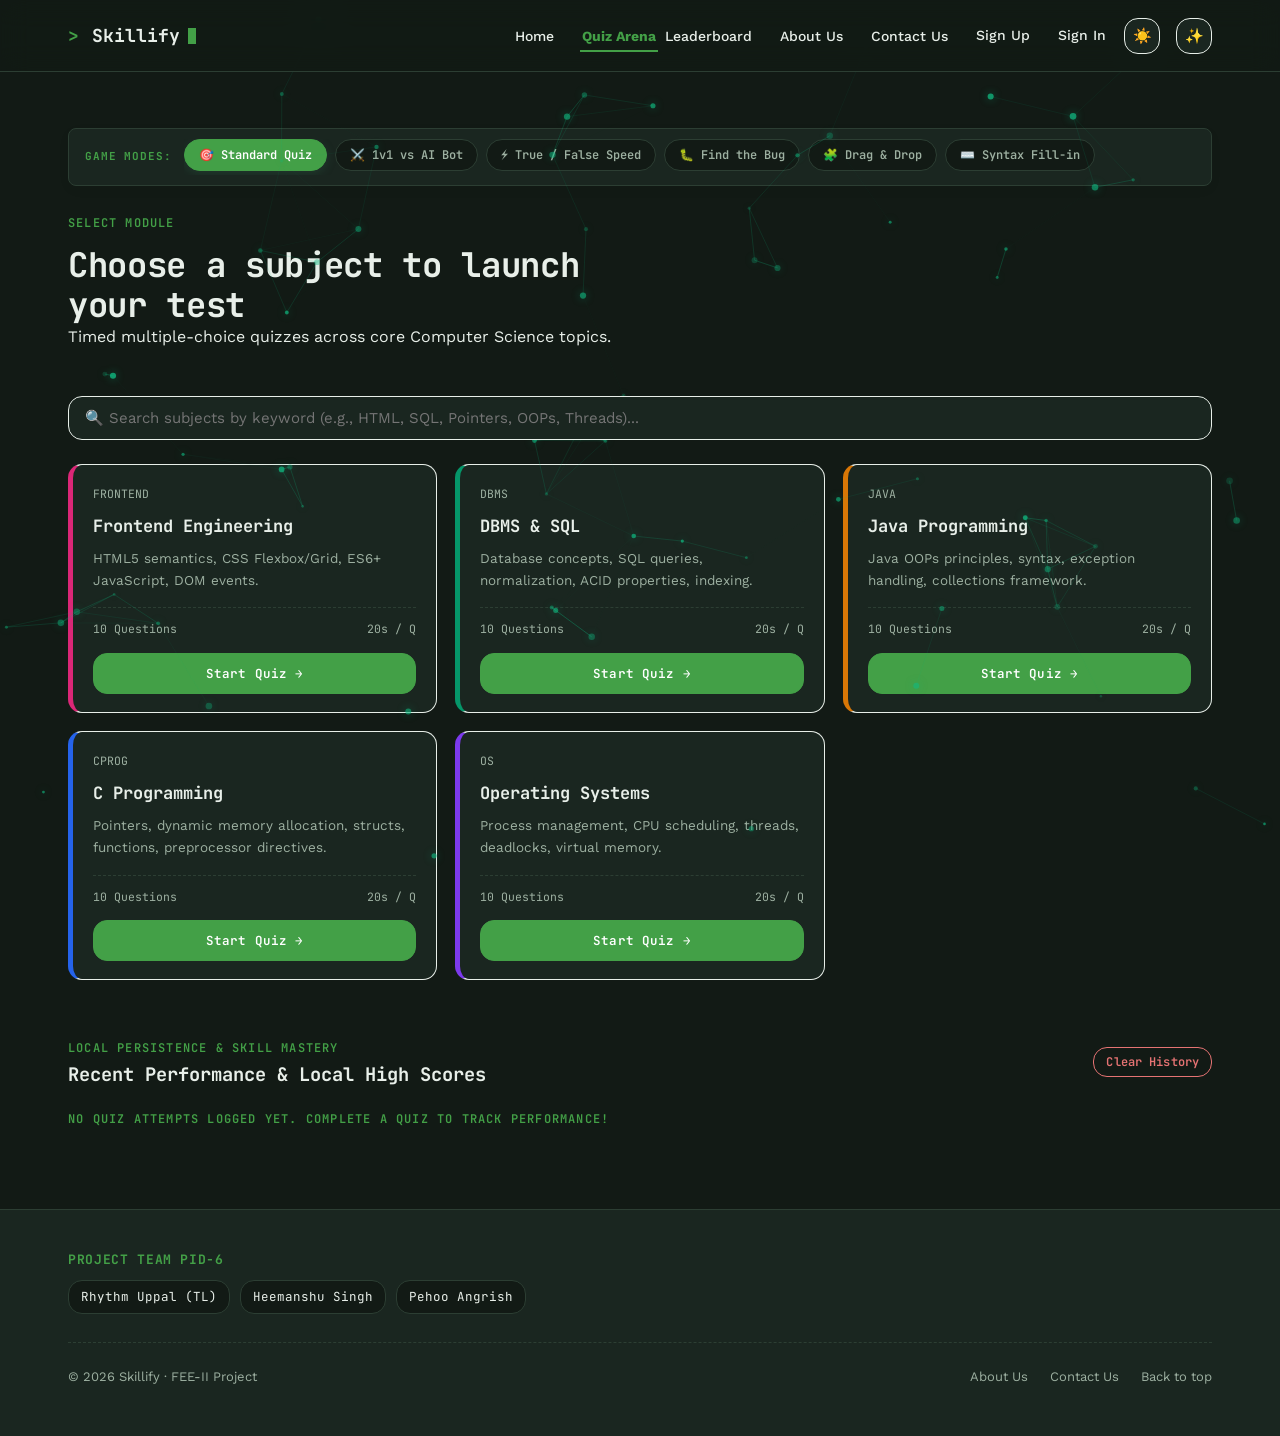
<file: quiz.html>
<!DOCTYPE html>
<html lang="en" class="dark-theme">
<head>
  <meta charset="UTF-8">
  <meta name="viewport" content="width=device-width, initial-scale=1.0">
  <title>Quiz Arena — Skillify</title>
  <script>
    (function() {
      const theme = localStorage.getItem('skillify_theme') || localStorage.getItem('quizze_theme') || 'dark';
      if (theme !== 'light') {
        document.documentElement.classList.add('dark-theme');
      } else {
        document.documentElement.classList.remove('dark-theme');
      }
    })();
  </script>
  <link href="https://fonts.googleapis.com/css2?family=JetBrains+Mono:wght@400;500;600;700;800&family=Work+Sans:wght@400;500;600;700&display=swap" rel="stylesheet">
  <link rel="stylesheet" href="style.css">
</head>
<body class="page-auth">

<!-- Background canvas -->
<canvas id="particleCanvas" class="bg-canvas"></canvas>

<header id="site-header" class="site-header">
  <nav class="navbar wrap">
    <a class="logo" href="index.html"><span class="prompt">&gt;</span>&nbsp;Skillify<span class="cursor"></span></a>

    <div class="nav-tools">
      <ul id="nav-links" class="nav-links">
        <li><a href="index.html">Home</a></li>
        <li><a href="quiz.html" class="active">Quiz Arena</a>
            <a href="leaderboard.html">Leaderboard</a>
            </li>
        <li><a href="about.html">About Us</a></li>
        <li><a href="contact.html">Contact Us</a></li>
        <li class="hide-auth"><a href="register.html">Sign Up</a></li>
        <li class="hide-auth"><a href="login.html">Sign In</a></li>
        <li class="show-auth" hidden><span id="userGreeting" class="user-name"></span></li>
        <li class="show-auth" hidden><a href="#" id="logoutLink">Logout</a></li>
      </ul>

      <button id="themeToggleBtn" class="theme-btn" aria-label="Toggle light and dark mode" title="Toggle light/dark theme">🌙</button>
      <button id="fxToggleBtn" class="theme-btn" aria-label="Toggle background particles" title="Toggle background particles">✨</button>

      <button class="nav-toggle" id="navToggle" aria-label="Open navigation menu" aria-expanded="false" aria-controls="nav-links">
        <span></span>
      </button>
    </div>
  </nav>
</header>

<main id="top" class="quiz-arena">
  <div class="wrap" id="quizViewContainer">

    <!-- Game modes bar -->
    <div class="arena-mode-bar" id="arenaModeBar">
      <span class="mode-bar-label">GAME MODES:</span>
      <div class="mode-chips-scroll">
        <button class="mode-chip active" data-mode="standard" onclick="switchGameMode('standard')">🎯 Standard Quiz</button>
        <button class="mode-chip" data-mode="ai_duel" onclick="switchGameMode('ai_duel')">⚔️ 1v1 vs AI Bot</button>
        <button class="mode-chip" data-mode="speed_tf" onclick="switchGameMode('speed_tf')">⚡ True / False Speed</button>
        <button class="mode-chip" data-mode="find_bug" onclick="switchGameMode('find_bug')">🐛 Find the Bug</button>
        <button class="mode-chip" data-mode="drag_drop" onclick="switchGameMode('drag_drop')">🧩 Drag &amp; Drop</button>
        <button class="mode-chip" data-mode="code_blank" onclick="switchGameMode('code_blank')">⌨️ Syntax Fill-in</button>
      </div>
    </div>

    <!-- View 1: Subject Selection & Search -->
    <section id="selectionView" aria-label="Subject selection view">
      <div class="section-head">
        <span class="eyebrow" id="selectionEyebrow">Select Module</span>
        <h2 id="selectionHeading">Choose a subject to launch your test</h2>
        <p id="selectionDesc" class="selection-desc">Timed multiple-choice quizzes across core Computer Science topics.</p>
      </div>

      <!-- Real-Time Search Bar -->
      <div class="search-bar-wrap">
        <input type="text" id="subjectSearch" class="search-input" placeholder="🔍 Search subjects by keyword (e.g., HTML, SQL, Pointers, OOPs, Threads)..." aria-label="Search subjects">
      </div>

      <!-- Subject Grid -->
      <div class="categories-grid" id="subjectGrid">
        <!-- Rendered dynamically by quiz.js -->
      </div>

      <!-- Score History & Analytics Trigger -->
      <section class="history-section" aria-label="Local performance score history">
        <div class="history-head">
          <div>
            <span class="eyebrow">Local Persistence &amp; Skill Mastery</span>
            <h3>Recent Performance &amp; Local High Scores</h3>
          </div>
          <div style="display:flex; gap:8px;">
            <button class="btn btn-sm btn-outline-danger" onclick="clearScoreHistory()">Clear History</button>
          </div>
        </div>
        <div class="history-grid" id="historyGrid">
          <!-- Rendered dynamically by quiz.js -->
        </div>
      </section>
    </section>

    <!-- View 2: Pre-Quiz Guidelines -->
    <section id="guidelinesView" style="display:none;" aria-label="Pre-quiz guidelines">
      <article class="guidelines-card">
        <span class="eyebrow" id="guidelinesEyebrow">Pre-Quiz Guidelines</span>
        <h2 id="guidelinesSubjectTitle">Subject Module</h2>
        <p id="guidelinesSubtitle">Review the test instructions below before beginning your timed attempt.</p>

        <div class="guidelines-list" id="guidelinesListWrap">
          <div class="guidelines-item">
            <span>⏱️</span>
            <div><strong id="guidelinesTimerText">20 Seconds Per Question:</strong> You have a total of 20 seconds per question before automatic progression.</div>
          </div>
          <div class="guidelines-item">
            <span>❌</span>
            <div><strong>No Negative Marking:</strong> Attempt all <span id="guidelinesQCount">10</span> questions to maximize your total score.</div>
          </div>
          <div class="guidelines-item">
            <span>📜</span>
            <div><strong>Certificate Threshold:</strong> Achieve <strong>80% or higher</strong> to unlock your printable Certificate of Excellence!</div>
          </div>
        </div>

        <div style="display:flex; gap:12px; justify-content:flex-end;">
          <button class="btn" onclick="resetToCategories()">&larr; Back to Subjects</button>
          <button class="btn btn-primary" onclick="startQuiz()">Begin Quiz &rarr;</button>
        </div>
      </article>
    </section>

    <!-- View 3: Active Quiz Arena -->
    <section id="activeQuizView" style="display:none;" aria-label="Active quiz view">

      <!-- 1v1 Split Screen HUD -->
      <div id="duelSplitHud" class="duel-hud-card" style="display:none;">
        <div class="duel-player-box player-user">
          <div class="duel-player-header">
            <span class="duel-name" id="hudPlayer1Name">👤 You</span>
            <span class="duel-score" id="hudPlayer1Score">Score: 0</span>
          </div>
          <div class="progress-track">
            <div class="progress-fill fill-user" id="hudPlayer1Bar" style="width:0%"></div>
          </div>
        </div>
        <div class="duel-vs-badge">VS</div>
        <div class="duel-player-box player-opponent">
          <div class="duel-player-header">
            <span class="duel-name" id="hudPlayer2Name">🤖 CyberBot AI</span>
            <span class="duel-score" id="hudPlayer2Score">Score: 0</span>
          </div>
          <div class="progress-track">
            <div class="progress-fill fill-opponent" id="hudPlayer2Bar" style="width:0%"></div>
          </div>
        </div>
      </div>

      <article class="active-quiz-box" id="activeQuizBox">
        <div class="quiz-hud">
          <span class="hud-topic" id="hudTopicTitle">Subject Module</span>
          <div class="hud-timer" id="timerBox">
            ⏱️ <output id="timerCount">20s</output>
          </div>
        </div>

        <!-- Progress Track -->
        <div class="progress-track" aria-label="Quiz progress bar">
          <div class="progress-fill" id="quizProgressBar"></div>
        </div>

        <div style="font-family:var(--font-mono); font-size:12.5px; color:var(--ink-soft); margin-bottom:12px;" id="hudProgressText">
          Question 1 of 10
        </div>

        <!-- Question Prompt Header -->
        <h3 class="question-text" id="questionText">Question prompt loading...</h3>

        <!-- Speed Countdown Ring -->
        <div id="speedTimerWrap" style="display:none; text-align:center; margin:16px 0;">
          <svg class="speed-ring-svg" width="80" height="80">
            <circle class="speed-ring-bg" cx="40" cy="40" r="34"></circle>
            <circle class="speed-ring-circle" id="speedRingCircle" cx="40" cy="40" r="34"></circle>
          </svg>
          <div id="speedTimerVal" class="speed-timer-number">5s</div>
        </div>

        <!-- Interactive Container -->
        <div class="options-grid" id="quizOptionsWrap">
          <!-- Rendered dynamically by quiz.js -->
        </div>

        <!-- Quiz Controls -->
        <div class="quiz-controls" id="quizControlsBox">
          <button class="btn" id="prevQBtn" onclick="handlePrevQuestion()">&larr; Previous</button>
          <button class="btn btn-primary" id="nextQBtn" onclick="handleNextQuestion()">Next Question &rarr;</button>
        </div>
      </article>
    </section>

    <!-- View 4: Quiz Results & 1v1 Winner Reveal -->
    <section id="resultsView" style="display:none;" aria-label="Quiz results breakdown">
      <article class="results-card">
        <span class="eyebrow" id="resultsEyebrow">Attempt Summary</span>
        <h2 style="margin-bottom:12px;" id="resultsTitle">Quiz Completed</h2>

        <!-- 1v1 Winner Banner -->
        <div id="duelWinnerBox" class="duel-winner-box" style="display:none;">
          <div class="winner-trophy" id="winnerIcon">🏆</div>
          <h3 id="winnerTitle">YOU WON THE DUEL!</h3>
          <div class="duel-stat-comparison" id="duelStatComparison">
            <!-- Rendered dynamically -->
          </div>
        </div>

        <div class="score-badge-ring" id="standardScoreRing">
          <span class="score-num" id="resultsScoreVal">0%</span>
          <span class="score-denom" id="resultsFractionText">0 of 10</span>
        </div>

        <p class="lede" style="margin:0 auto 24px;" id="resultsFeedbackMsg">Summary message...</p>

        <div style="display:flex; gap:12px; justify-content:center; flex-wrap:wrap; margin-bottom:32px;">
          <button class="btn" onclick="retakeCurrentQuiz()">🔄 Retake with Shuffled Questions</button>
          <button class="btn" onclick="resetToCategories()">&larr; Choose Another Subject</button>
          <button class="btn btn-primary" id="claimCertBtn" style="display:none;" onclick="openCertificateModal()">
            📜 Claim Certificate of Excellence
          </button>
        </div>

        <!-- Answer Review -->
        <section style="text-align:left;" aria-label="Detailed answer review">
          <h3 style="font-size:18px; margin-bottom:14px; padding-bottom:8px; border-bottom:1px solid var(--rule);">
            Detailed Answer Review &amp; Explanations
          </h3>
          <div class="review-accordion" id="reviewAccordion">
            <!-- Rendered dynamically by quiz.js -->
          </div>
        </section>
      </article>
    </section>

  </div>
</main>

<!-- Printable Certificate Modal -->
<div class="modal-overlay" id="certModal" style="display:none;" role="dialog" aria-modal="true" aria-label="Certificate of Excellence">
  <div class="modal-content">
    <button class="modal-close" onclick="closeCertificateModal()" aria-label="Close modal">&times;</button>
    <article class="certificate-frame">
      <div class="cert-header">SKILLIFY ACADEMIC EXCELLENCE</div>
      <h2 class="cert-title">Certificate of Mastery</h2>
      <p class="cert-body">
        This is to certify that
        <span class="cert-recipient" id="certRecipientName">Candidate Name</span>
        has successfully completed the evaluation in
        <strong id="certSubjectTitle">Subject Title</strong>
        demonstrating outstanding performance with
        <strong id="certScoreText">100% Accuracy</strong>.
      </p>

      <div class="cert-footer-stamp">
        <div>
          <span>Issued Date: <strong id="certDateText">August 1, 2026</strong></span><br>
          <span>Evaluation Authority: <strong>Skillify Engine</strong></span>
        </div>
        <div style="text-align:right;">
          <span>Verified Project Team</span><br>
          <strong style="color:var(--accent);">PID-6</strong>
        </div>
      </div>
    </article>

    <div class="modal-actions" style="display:flex; gap:12px; justify-content:flex-end; margin-top:20px;">
      <button class="btn" onclick="closeCertificateModal()">Close</button>
      <button class="btn btn-primary" onclick="printCertificate()">🖨️ Print / Download PDF</button>
    </div>
  </div>
</div>

<footer class="site-footer">
  <div class="wrap">
    <div class="foot-top">
      <div class="foot-team">
        <span class="foot-team-title">Project Team PID-6</span>
        <div class="team-members">
          <span class="member-badge">Rhythm Uppal (TL)</span>
          <span class="member-badge">Heemanshu Singh</span>
          <span class="member-badge">Pehoo Angrish</span>
        </div>
      </div>
    </div>
    <div class="foot-row">
      <span>© 2026 Skillify · FEE-II Project</span>
      <div class="foot-links">
        <a href="about.html">About Us</a>
        <a href="contact.html">Contact Us</a>
        <a href="#top">Back to top</a>
      </div>
    </div>
  </div>
</footer>

<script src="main.js"></script>
<script src="quiz.js"></script>
<script src="auth.js"></script>
    </body>
</html>
</file>
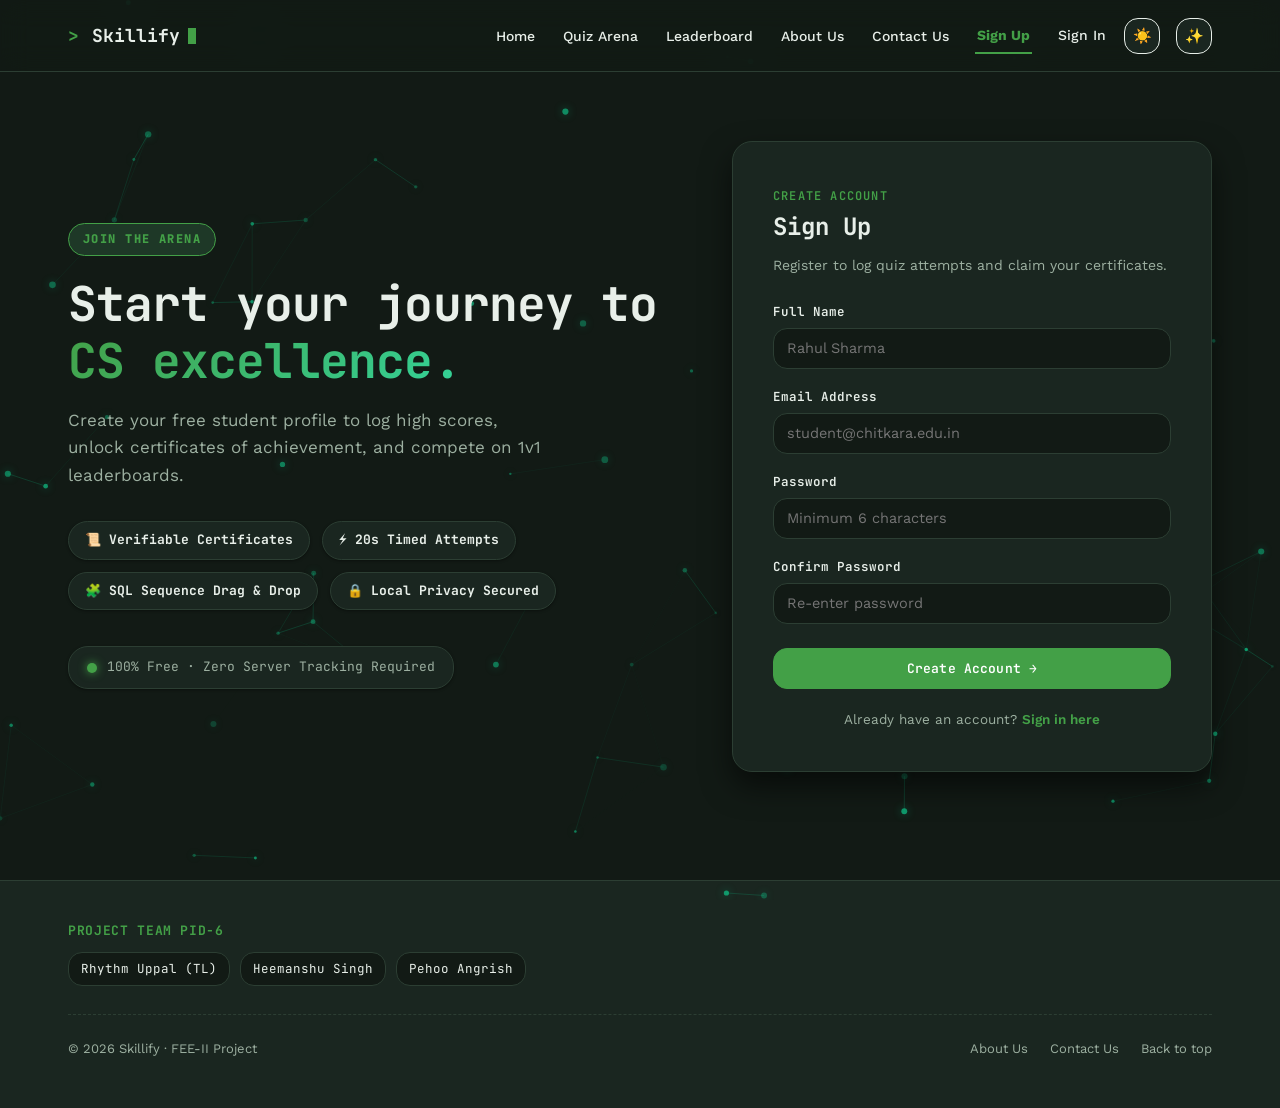
<file: register.html>
<!DOCTYPE html>
<html lang="en" class="dark-theme">
<head>
  <meta charset="UTF-8">
  <meta name="viewport" content="width=device-width, initial-scale=1.0">
  <title>Sign Up — Skillify</title>
  <script>
    (function() {
      const theme = localStorage.getItem('skillify_theme') || localStorage.getItem('quizze_theme') || 'dark';
      if (theme !== 'light') {
        document.documentElement.classList.add('dark-theme');
      } else {
        document.documentElement.classList.remove('dark-theme');
      }
    })();
  </script>
  <link href="https://fonts.googleapis.com/css2?family=JetBrains+Mono:wght@400;500;600;700;800&family=Work+Sans:wght@400;500;600;700&display=swap" rel="stylesheet">
  <link rel="stylesheet" href="style.css">
</head>
<body class="page-auth">

<!-- Background canvas -->
<canvas id="particleCanvas" class="bg-canvas"></canvas>

<header id="site-header" class="site-header">
  <nav class="navbar wrap">
    <a class="logo" href="index.html"><span class="prompt">&gt;</span>&nbsp;Skillify<span class="cursor"></span></a>

    <div class="nav-tools">
      <ul id="nav-links" class="nav-links">
        <li><a href="index.html">Home</a></li>
        <li><a href="quiz.html">Quiz Arena</a></li>
        <li><a href="leaderboard.html">Leaderboard</a></li>
        <li><a href="about.html">About Us</a></li>
        <li><a href="contact.html">Contact Us</a></li>
        <li class="hide-auth"><a href="register.html" class="active">Sign Up</a></li>
        <li class="hide-auth"><a href="login.html">Sign In</a></li>
        <li class="show-auth" hidden><span id="userGreeting" class="user-name"></span></li>
        <li class="show-auth" hidden><a href="#" id="logoutLink">Logout</a></li>
      </ul>

      <button id="themeToggleBtn" class="theme-btn" aria-label="Toggle light and dark mode" title="Toggle light/dark theme">🌙</button>
      <button id="fxToggleBtn" class="theme-btn" aria-label="Toggle background particles" title="Toggle background particles">✨</button>

      <button class="nav-toggle" id="navToggle" aria-label="Open navigation menu" aria-expanded="false" aria-controls="nav-links">
        <span></span>
      </button>
    </div>
  </nav>
</header>

<main id="top" class="main-content">
  <div class="wrap">
    <div class="auth-grid">

      <!-- Left hero side -->
      <div class="hero-side">
        <div class="hero-badge">JOIN THE ARENA</div>
        <h1 class="hero-title">Start your journey to <span class="accent-text">CS excellence.</span></h1>
        <p class="hero-desc">Create your free student profile to log high scores, unlock certificates of achievement, and compete on 1v1 leaderboards.</p>

        <div class="feature-chips">
          <div class="chip float-1">📜 Verifiable Certificates</div>
          <div class="chip float-2">⚡ 20s Timed Attempts</div>
          <div class="chip float-3">🧩 SQL Sequence Drag &amp; Drop</div>
          <div class="chip float-4">🔒 Local Privacy Secured</div>
        </div>

        <div class="stat-badge">
          <span class="pulse-dot"></span>
          <span>100% Free · Zero Server Tracking Required</span>
        </div>
      </div>

      <!-- Auth card -->
      <div class="card-wrap" id="authCardWrapper">
        <article class="auth-box motion-card" id="authCard">
          <div class="card-glow"></div>
          <span class="eyebrow">Create Account</span>
          <h1>Sign Up</h1>
          <p class="sub">Register to log quiz attempts and claim your certificates.</p>

          <div id="formMsg" class="form-msg"></div>

          <form id="registerForm" novalidate>
            <div class="field">
              <label for="regName">Full Name</label>
              <input type="text" id="regName" placeholder="Rahul Sharma" required>
              <div class="field-error"></div>
            </div>

            <div class="field">
              <label for="regEmail">Email Address</label>
              <input type="email" id="regEmail" placeholder="student@chitkara.edu.in" required>
              <div class="field-error"></div>
            </div>

            <div class="field">
              <label for="regPassword">Password</label>
              <input type="password" id="regPassword" placeholder="Minimum 6 characters" required>
              <div class="field-error"></div>
            </div>

            <div class="field">
              <label for="regConfirm">Confirm Password</label>
              <input type="password" id="regConfirm" placeholder="Re-enter password" required>
              <div class="field-error"></div>
            </div>

            <button type="submit" class="btn btn-primary btn-motion">
              <span>Create Account &rarr;</span>
            </button>
          </form>

          <div class="auth-switch">
            Already have an account? <a href="login.html">Sign in here</a>
          </div>
        </article>
      </div>

    </div>
  </div>
</main>

<footer class="site-footer">
  <div class="wrap">
    <div class="foot-top">
      <div class="foot-team">
        <span class="foot-team-title">Project Team PID-6</span>
        <div class="team-members">
          <span class="member-badge">Rhythm Uppal (TL)</span>
          <span class="member-badge">Heemanshu Singh</span>
          <span class="member-badge">Pehoo Angrish</span>
        </div>
      </div>
    </div>
    <div class="foot-row">
      <span>© 2026 Skillify · FEE-II Project</span>
      <div class="foot-links">
        <a href="about.html">About Us</a>
        <a href="contact.html">Contact Us</a>
        <a href="#top">Back to top</a>
      </div>
    </div>
  </div>
</footer>

<script src="main.js"></script>
<script src="auth.js"></script>
    </body>
</html>
</file>
<file: style.css>
/* Skillify Design System & Stylesheet */

:root {
  --paper: #F1F5F9;
  --panel: #FFFFFF;
  --ink: #0F172A;
  --ink-soft: #475569;
  --rule: #CBD5E1;
  
  --accent: #059669;
  --accent-hover: #047857;
  --accent-soft: #D1FAE5;
  --bad: #DC2626;
  --bad-soft: #FEE2E2;

  --java: #D97706;
  --web: #DB2777;
  --c: #2563EB;
  --dbms: #059669;
  --os: #7C3AED;

  --radius-sm: 8px;
  --radius: 14px;
  --radius-lg: 20px;
  --max: 1200px;

  --font-mono: 'JetBrains Mono', monospace;
  --font-body: 'Work Sans', -apple-system, BlinkMacSystemFont, sans-serif;
  --nav-height: 72px;

  --shadow-sm: 0 2px 6px rgba(15, 23, 42, 0.06);
  --shadow-md: 0 6px 18px -2px rgba(15, 23, 42, 0.08), 0 3px 8px -1px rgba(15, 23, 42, 0.04);
  --shadow-lg: 0 16px 36px -4px rgba(15, 23, 42, 0.12), 0 6px 16px -2px rgba(15, 23, 42, 0.06);
  --shadow-emerald: 0 8px 24px -2px rgba(5, 150, 105, 0.35);
}

/* Dark Forest Green Theme */
html.dark-theme {
  --paper: #121A15;
  --panel: #1A2620;
  --ink: #E8EFE9;
  --ink-soft: #9DB0A1;
  --rule: #2C3E33;

  --accent: #43A047;
  --accent-hover: #2F6F4F;
  --accent-soft: #1E3827;
  --bad: #E57373;
  --bad-soft: rgba(229, 115, 115, 0.15);

  --shadow-sm: 0 1px 3px rgba(0, 0, 0, 0.4);
  --shadow-md: 0 4px 14px rgba(0, 0, 0, 0.45);
  --shadow-lg: 0 14px 30px rgba(0, 0, 0, 0.55);
  --shadow-emerald: 0 6px 20px -2px rgba(47, 111, 79, 0.4);
}

*,
*::before,
*::after {
  box-sizing: border-box;
}

html {
  scroll-behavior: smooth;
  scroll-padding-top: var(--nav-height);
}

/* Scrollbar styling */
::-webkit-scrollbar {
  width: 8px;
  height: 8px;
}

::-webkit-scrollbar-track {
  background: var(--paper);
}

::-webkit-scrollbar-thumb {
  background: var(--rule);
  border-radius: 99px;
}

::-webkit-scrollbar-thumb:hover {
  background: var(--accent);
}

* {
  scrollbar-width: thin;
  scrollbar-color: var(--rule) var(--paper);
}

@media (prefers-reduced-motion: reduce) {
  html {
    scroll-behavior: auto;
  }

  *,
  *::before,
  *::after {
    animation-duration: 0.001ms !important;
    animation-iteration-count: 1 !important;
    transition-duration: 0.001ms !important;
  }
}

body {
  margin: 0;
  background: radial-gradient(at 0% 0%, rgba(16, 185, 129, 0.08) 0px, transparent 55%),
              radial-gradient(at 100% 0%, rgba(59, 130, 246, 0.08) 0px, transparent 55%),
              radial-gradient(at 50% 100%, rgba(236, 72, 153, 0.06) 0px, transparent 55%),
              var(--paper);
  color: var(--ink);
  font-family: var(--font-body);
  font-size: 16px;
  line-height: 1.6;
  -webkit-font-smoothing: antialiased;
  padding-top: var(--nav-height);
  transition: background 0.25s ease, color 0.25s ease;
}

html.dark-theme body {
  background: var(--paper);
}

h1,
h2,
h3,
h4 {
  font-family: var(--font-mono);
  margin: 0;
  color: var(--ink);
}

p {
  margin: 0;
}

a {
  color: inherit;
  text-decoration: none;
}

button,
input,
select,
textarea {
  font-family: inherit;
}

button {
  cursor: pointer;
}

ul {
  margin: 0;
  padding: 0;
  list-style: none;
}

.wrap {
  max-width: var(--max);
  margin: 0 auto;
  padding: 0 28px;
}

.eyebrow {
  font-family: var(--font-mono);
  font-size: 12px;
  letter-spacing: 0.1em;
  text-transform: uppercase;
  color: var(--accent);
  font-weight: 600;
}

:focus-visible {
  outline: 2.5px solid var(--accent);
  outline-offset: 3px;
}

/* Navigation */
.site-header {
  position: fixed;
  top: 0;
  left: 0;
  width: 100%;
  z-index: 1000;
  height: var(--nav-height);
  background: rgba(246, 247, 241, 0.78);
  backdrop-filter: blur(14px) saturate(140%);
  -webkit-backdrop-filter: blur(14px) saturate(140%);
  border-bottom: 1px solid var(--rule);
  transition: box-shadow 0.25s ease, background 0.25s ease;
}

html.dark-theme .site-header {
  background: rgba(18, 26, 21, 0.85);
}

.site-header.scrolled {
  box-shadow: 0 8px 24px rgba(22, 36, 28, 0.12);
}

.navbar {
  display: flex;
  align-items: center;
  justify-content: space-between;
  height: var(--nav-height);
}

.logo {
  font-family: var(--font-mono);
  font-weight: 700;
  font-size: 18px;
  display: flex;
  align-items: center;
  gap: 2px;
}

.logo .prompt {
  color: var(--accent);
}

.logo .cursor {
  display: inline-block;
  width: 8px;
  height: 16px;
  background: var(--accent);
  margin-left: 6px;
  animation: blink 1.1s steps(1) infinite;
}

@keyframes blink {
  50% {
    opacity: 0;
  }
}

.nav-tools {
  display: flex;
  align-items: center;
  gap: 16px;
}

.nav-links {
  display: flex;
  gap: 24px;
  align-items: center;
  font-size: 14px;
  font-weight: 500;
}

.nav-links a {
  padding: 6px 2px;
  border-bottom: 2px solid transparent;
  transition: border-color 0.15s ease;
}

.nav-links a:hover {
  border-color: var(--accent);
}

.nav-links a.active {
  border-bottom-color: var(--accent);
  color: var(--accent);
  font-weight: 700;
}

[hidden] {
  display: none !important;
}

.user-greeting {
  font-family: var(--font-mono);
  font-size: 13.5px;
  font-weight: 700;
  color: var(--ink);
  background: var(--panel);
  border: 1.5px solid var(--rule);
  padding: 5px 14px;
  border-radius: 20px;
  display: inline-flex;
  align-items: center;
  gap: 6px;
  box-shadow: var(--shadow-sm);
}

html.dark-theme .user-greeting {
  background: var(--paper);
  border-color: var(--rule);
}

.nav-links #logoutLink {
  color: var(--bad);
}

.user-name {
  font-family: var(--font-mono);
  font-size: 13px;
  color: var(--ink);
  background: var(--panel);
  border: 1.5px solid var(--rule);
  padding: 4px 12px;
  border-radius: 20px;
  display: inline-flex;
  align-items: center;
  gap: 6px;
  box-shadow: var(--shadow-sm);
}

html.dark-theme .user-name {
  background: var(--paper);
  border-color: var(--rule);
}

.theme-btn {
  background: var(--panel);
  border: 1.5px solid var(--ink);
  border-radius: var(--radius);
  color: var(--ink);
  width: 36px;
  height: 36px;
  display: flex;
  align-items: center;
  justify-content: center;
  font-size: 15px;
  transition: transform 0.15s ease, background 0.15s ease;
}

.theme-btn:hover {
  transform: translateY(-1px);
}

.nav-toggle {
  display: none;
  background: none;
  border: 1.5px solid var(--ink);
  border-radius: var(--radius);
  width: 38px;
  height: 38px;
  align-items: center;
  justify-content: center;
}

.nav-toggle span,
.nav-toggle span::before,
.nav-toggle span::after {
  content: '';
  display: block;
  width: 18px;
  height: 2px;
  background: var(--ink);
  position: relative;
}

.nav-toggle span::before {
  position: absolute;
  top: -6px;
}

.nav-toggle span::after {
  position: absolute;
  top: 6px;
}

/* Buttons & Inputs */
.btn {
  font-family: var(--font-mono);
  font-weight: 600;
  font-size: 13px;
  letter-spacing: 0.01em;
  padding: 11px 18px;
  border-radius: var(--radius);
  border: 1.5px solid var(--ink);
  background: transparent;
  color: var(--ink);
  display: inline-flex;
  align-items: center;
  justify-content: center;
  gap: 8px;
  transition: transform 0.15s ease, box-shadow 0.15s ease, background 0.15s ease;
}

.btn-primary {
  background: var(--ink);
  color: var(--paper);
  border-color: var(--ink);
}

html.dark-theme .btn-primary {
  background: var(--accent);
  color: #FFFFFF;
  border-color: var(--accent);
}

.btn:hover {
  transform: translateY(-1px);
  box-shadow: 2px 3px 0 var(--accent);
}

.btn-on-dark {
  border-color: var(--paper);
  color: var(--paper);
  flex-shrink: 0;
}

.btn-on-dark:hover {
  box-shadow: 2px 3px 0 var(--accent);
}

.btn-sm {
  padding: 6px 12px;
  font-size: 12px;
}

.btn-outline-danger {
  border-color: var(--bad);
  color: var(--bad);
}

.btn-outline-danger:hover {
  background: var(--bad);
  color: #FFF;
  box-shadow: 2px 3px 0 var(--ink);
}

.search-bar-wrap {
  margin-bottom: 24px;
  position: relative;
}

.search-input {
  width: 100%;
  padding: 12px 16px;
  border: 1.5px solid var(--ink);
  border-radius: var(--radius);
  background: var(--panel);
  color: var(--ink);
  font-family: var(--font-body);
  font-size: 15px;
  transition: border-color 0.15s ease, box-shadow 0.15s ease;
}

.search-input:focus {
  outline: none;
  border-color: var(--accent);
  box-shadow: 3px 3px 0 var(--accent-soft);
}

/* Hero Section */
.hero {
  padding: 64px 0 84px;
}

.hero-grid {
  display: grid;
  grid-template-columns: 1fr 1fr;
  gap: 54px;
  align-items: center;
}

.hero h1 {
  font-size: clamp(32px, 4vw, 50px);
  line-height: 1.1;
  letter-spacing: -0.01em;
  margin-bottom: 18px;
}

.hero h1 .accent {
  color: var(--accent);
  background-clip: text;
  -webkit-background-clip: text;
}

.hero p.lede {
  font-size: 17px;
  color: var(--ink-soft);
  max-width: 46ch;
  margin-bottom: 30px;
}

.hero-actions {
  display: flex;
  gap: 14px;
  flex-wrap: wrap;
}

/* Question Preview Card */
.card-wrap {
  perspective: 1000px;
}

.motion-card {
  position: relative;
  overflow: hidden;
  will-change: transform;
  transition: transform 0.15s cubic-bezier(0.2, 0, 0.2, 1), box-shadow 0.25s ease, border-color 0.25s ease;
}

.motion-card:hover {
  border-color: var(--accent);
  box-shadow: 0 16px 36px -4px rgba(16, 185, 129, 0.2), var(--shadow-lg);
}

.card-glow {
  position: absolute;
  inset: 0;
  border-radius: inherit;
  pointer-events: none;
  opacity: 0;
  transition: opacity 0.3s ease;
  z-index: 1;
}

.preview-card {
  background: var(--panel);
  border: 1.5px solid var(--rule);
  border-radius: var(--radius-lg);
  box-shadow: var(--shadow-lg);
  padding: 26px 28px;
}

.card-hdr {
  display: flex;
  justify-content: space-between;
  align-items: center;
  padding-bottom: 14px;
  margin-bottom: 18px;
  border-bottom: 1px dashed var(--rule);
  font-family: var(--font-mono);
}

.card-tag {
  font-size: 11.5px;
  letter-spacing: 0.08em;
  font-weight: 800;
  color: var(--accent);
  background: var(--accent-soft);
  padding: 4px 10px;
  border-radius: 12px;
}

.card-progress {
  font-size: 12.5px;
  color: var(--ink-soft);
}

.question-title {
  font-size: 18px;
  font-weight: 700;
  margin-bottom: 20px;
  line-height: 1.45;
}

.options-grid,
.mcq-options {
  display: flex;
  flex-direction: column;
  gap: 12px;
  margin-bottom: 16px;
  width: 100%;
}

.option-btn,
.mcq-option {
  position: relative;
  z-index: 2;
  pointer-events: auto;
  display: flex;
  align-items: center;
  gap: 14px;
  border: 1.5px solid var(--rule);
  border-radius: var(--radius);
  background: var(--paper);
  padding: 14px 18px;
  text-align: left;
  font-size: 15px;
  font-weight: 500;
  color: var(--ink);
  width: 100%;
  box-sizing: border-box;
  cursor: pointer;
  transition: transform 0.2s ease, border-color 0.2s ease, background 0.2s ease, box-shadow 0.2s ease;
}

.option-btn:hover,
.mcq-option:hover {
  border-color: var(--accent);
  border-left: 4px solid var(--accent);
  background: var(--panel);
  transform: translateX(6px);
  box-shadow: var(--shadow-sm);
}

.opt-label,
.mcq-letter {
  font-family: var(--font-mono);
  font-size: 13px;
  font-weight: 800;
  width: 28px;
  height: 28px;
  border-radius: 8px;
  border: 1.5px solid var(--rule);
  display: flex;
  align-items: center;
  justify-content: center;
  flex-shrink: 0;
  background: var(--panel);
  color: var(--ink-soft);
  box-shadow: inset 0 -2px 0 var(--rule), 0 2px 4px rgba(0, 0, 0, 0.05);
  transition: all 0.2s ease;
}

.option-btn:hover .opt-label,
.mcq-option:hover .mcq-letter {
  border-color: var(--accent);
  color: var(--accent);
}

.option-btn.selected,
.mcq-option.selected {
  border-color: var(--accent);
  background: var(--accent-soft);
  box-shadow: 0 0 0 2px var(--accent), var(--shadow-sm);
}

.option-btn.selected .opt-label,
.mcq-option.selected .mcq-letter {
  border-color: var(--accent);
  background: var(--accent);
  color: #FFF;
}

.option-btn.correct,
.mcq-option.correct {
  border-color: var(--accent);
  background: var(--accent-soft);
  box-shadow: 0 0 16px rgba(16, 185, 129, 0.25);
}

.option-btn.incorrect,
.mcq-option.incorrect {
  border-color: var(--bad);
  background: rgba(180, 68, 58, 0.12);
}

.option-btn.incorrect .opt-label,
.mcq-option.incorrect .mcq-letter {
  border-color: var(--bad);
  background: var(--bad);
  color: #FFF;
}

.option-btn[disabled],
.mcq-option[disabled] {
  cursor: default;
}

.hint-text,
.mcq-hint {
  font-family: var(--font-mono);
  font-size: 12.5px;
  color: var(--ink-soft);
}

/* Stats Summary */
.stats-bar {
  display: grid;
  grid-template-columns: repeat(3, 1fr);
  gap: 20px;
  background: var(--panel);
  border: 1.5px solid var(--ink);
  border-radius: var(--radius);
  padding: 20px 24px;
  margin-top: 36px;
  box-shadow: 4px 4px 0 var(--rule);
}

.stat-box {
  display: flex;
  flex-direction: column;
  gap: 4px;
}

.stat-num {
  font-family: var(--font-mono);
  font-size: 24px;
  font-weight: 800;
  color: var(--accent);
}

.stat-label {
  font-size: 13.5px;
  color: var(--ink-soft);
}

/* Sections & Steps */
.section {
  padding: 76px 0;
}

.section-head {
  max-width: 56ch;
  margin-bottom: 46px;
}

.section-head .eyebrow {
  margin-bottom: 12px;
  display: block;
}

.section-head h2 {
  font-size: clamp(25px, 3vw, 34px);
  letter-spacing: -0.01em;
  line-height: 1.16;
}

.section-alt {
  background: var(--panel);
  border-top: 1px solid var(--rule);
  border-bottom: 1px solid var(--rule);
}

.steps {
  display: grid;
  grid-template-columns: repeat(3, 1fr);
  gap: 0;
}

.step {
  padding: 0 28px 0 0;
}

.step:not(:last-child) {
  border-right: 1px dashed var(--rule);
}

.step-num {
  font-family: var(--font-mono);
  font-size: 40px;
  font-weight: 800;
  color: var(--accent-soft);
  -webkit-text-stroke: 1.4px var(--ink);
  margin-bottom: 14px;
}

.step h3 {
  font-size: 17px;
  margin-bottom: 10px;
}

.step p {
  font-size: 14.5px;
  color: var(--ink-soft);
}

/* Subject Grid */
.categories-grid {
  display: grid;
  grid-template-columns: repeat(3, 1fr);
  gap: 18px;
}

.subject-card {
  background: var(--panel);
  border: 1.5px solid var(--ink);
  border-left: 5px solid var(--card-color, var(--accent));
  border-radius: var(--radius);
  padding: 20px 20px 18px;
  display: flex;
  flex-direction: column;
  transition: transform 0.15s ease, box-shadow 0.15s ease;
}

.subject-card:hover {
  transform: translateY(-3px);
  box-shadow: 4px 5px 0 var(--ink);
}

.subject-card .file {
  font-family: var(--font-mono);
  font-size: 11.5px;
  color: var(--ink-soft);
  margin-bottom: 10px;
  display: block;
}

.subject-card h3 {
  font-size: 17px;
  margin-bottom: 8px;
}

.subject-card p {
  font-size: 13.5px;
  color: var(--ink-soft);
  margin-bottom: 16px;
}

.card-meta {
  display: flex;
  justify-content: space-between;
  font-family: var(--font-mono);
  font-size: 11.5px;
  padding-top: 12px;
  border-top: 1px dashed var(--rule);
  color: var(--ink-soft);
  margin-bottom: 14px;
}

.card-link {
  font-family: var(--font-mono);
  font-size: 12.5px;
  font-weight: 600;
  color: var(--accent);
  margin-top: auto;
  display: inline-flex;
  align-items: center;
  gap: 4px;
}

.card-link:hover {
  text-decoration: underline;
}

/* CTA Panel */
.cta-panel {
  background: linear-gradient(135deg, #0F172A 0%, #1E293B 100%);
  color: #FFFFFF;
  border-radius: var(--radius-lg);
  padding: 46px 40px;
  display: flex;
  align-items: center;
  justify-content: space-between;
  gap: 32px;
  flex-wrap: wrap;
  border: 1.5px solid rgba(255, 255, 255, 0.1);
  box-shadow: var(--shadow-lg);
}

html.dark-theme .cta-panel {
  background: linear-gradient(135deg, #1A2620 0%, #0F1A14 100%);
  border: 1.5px solid var(--rule);
  box-shadow: 0 12px 32px rgba(0, 0, 0, 0.4), 0 0 24px -4px rgba(16, 185, 129, 0.2);
}

.cta-panel .eyebrow {
  color: #34D399;
  margin-bottom: 12px;
  display: block;
  font-weight: 700;
  letter-spacing: 0.12em;
}

html.dark-theme .cta-panel .eyebrow {
  color: #4ADE80;
}

.cta-panel h2 {
  color: #F8FAFC;
  font-size: clamp(22px, 3vw, 30px);
  margin-bottom: 10px;
  line-height: 1.2;
}

html.dark-theme .cta-panel h2 {
  color: #E8EFE9;
}

.cta-panel p {
  color: #94A3B8;
  max-width: 44ch;
  font-size: 14.5px;
  line-height: 1.55;
}

html.dark-theme .cta-panel p {
  color: #9DB0A1;
}

/* Quiz Arena */
.quiz-arena {
  padding: 40px 0 80px;
}

.guidelines-card {
  background: var(--panel);
  border: 1.5px solid var(--ink);
  border-radius: var(--radius);
  box-shadow: 6px 6px 0 var(--accent-soft), 6px 6px 0 1.5px var(--ink);
  padding: 32px;
  max-width: 680px;
  margin: 0 auto;
}

.guidelines-card h2 {
  font-size: 22px;
  margin-bottom: 12px;
}

.guidelines-card p {
  color: var(--ink-soft);
  margin-bottom: 20px;
}

.guidelines-list {
  display: flex;
  flex-direction: column;
  gap: 12px;
  margin-bottom: 28px;
}

.guidelines-item {
  display: flex;
  align-items: flex-start;
  gap: 12px;
  font-size: 14.5px;
  background: var(--paper);
  padding: 12px 14px;
  border: 1px solid var(--rule);
  border-radius: var(--radius);
}

.active-quiz-box {
  background: var(--panel);
  border: 1.5px solid var(--ink);
  border-radius: var(--radius);
  box-shadow: 6px 6px 0 var(--accent-soft), 6px 6px 0 1.5px var(--ink);
  padding: 28px;
  max-width: 780px;
  margin: 0 auto;
}

.quiz-hud {
  display: flex;
  justify-content: space-between;
  align-items: center;
  padding-bottom: 16px;
  border-bottom: 1px dashed var(--rule);
  margin-bottom: 20px;
  font-family: var(--font-mono);
}

.hud-topic {
  font-weight: 700;
  font-size: 14px;
  color: var(--accent);
}

.hud-timer {
  display: flex;
  align-items: center;
  gap: 6px;
  font-weight: 800;
  font-size: 15px;
  background: var(--accent-soft);
  color: var(--accent);
  padding: 6px 12px;
  border-radius: var(--radius);
  border: 1px solid transparent;
  transition: all 0.3s ease;
}

.hud-timer.warning {
  background: rgba(245, 158, 11, 0.18);
  color: #D97706;
  border-color: rgba(245, 158, 11, 0.4);
}

.hud-timer.danger {
  background: rgba(239, 68, 68, 0.2);
  color: #EF4444;
  border-color: rgba(239, 68, 68, 0.5);
  animation: timerPulse 0.8s infinite alternate ease-in-out;
}

@keyframes timerPulse {
  0% { transform: scale(1); box-shadow: 0 0 0 rgba(239, 68, 68, 0); }
  100% { transform: scale(1.05); box-shadow: 0 0 12px rgba(239, 68, 68, 0.5); }
}

.progress-track {
  width: 100%;
  height: 6px;
  background: var(--rule);
  border-radius: 3px;
  overflow: hidden;
  margin-bottom: 24px;
}

.progress-fill {
  height: 100%;
  background: var(--accent);
  width: 0%;
  transition: width 0.3s ease;
}

.quiz-controls {
  display: flex;
  justify-content: space-between;
  align-items: center;
  margin-top: 28px;
  padding-top: 18px;
  border-top: 1px dashed var(--rule);
}

.results-card {
  background: var(--panel);
  border: 1.5px solid var(--ink);
  border-radius: var(--radius);
  box-shadow: 6px 6px 0 var(--accent-soft), 6px 6px 0 1.5px var(--ink);
  padding: 36px 32px;
  max-width: 780px;
  margin: 0 auto;
  text-align: center;
}

.score-badge-ring {
  width: 125px;
  height: 125px;
  border-radius: 50%;
  border: 4px solid var(--accent);
  background: var(--accent-soft);
  display: flex;
  flex-direction: column;
  align-items: center;
  justify-content: center;
  margin: 0 auto 20px;
  font-family: var(--font-mono);
  box-shadow: var(--shadow-sm);
  text-align: center;
  box-sizing: border-box;
  padding: 0;
}

.score-num {
  font-size: 30px;
  font-weight: 800;
  color: var(--accent);
  line-height: 1;
  margin: 0 0 4px 0;
  display: block;
}

.score-denom {
  font-size: 11.5px;
  font-weight: 600;
  color: var(--ink-soft);
  line-height: 1.3;
  text-align: center;
  margin: 0;
  display: block;
}

.review-accordion {
  margin-top: 36px;
  text-align: left;
  display: flex;
  flex-direction: column;
  gap: 14px;
}

.review-item {
  border: 1.5px solid var(--rule);
  border-radius: var(--radius);
  padding: 16px 18px;
  background: var(--paper);
}

.review-item.is-correct {
  border-left: 5px solid var(--accent);
}

.review-item.is-wrong {
  border-left: 5px solid var(--bad);
}

.review-q {
  font-weight: 600;
  font-size: 15px;
  margin-bottom: 8px;
}

.review-ans {
  font-size: 13.5px;
  color: var(--ink-soft);
}

.review-exp {
  font-size: 13px;
  margin-top: 6px;
  font-family: var(--font-mono);
  color: var(--accent);
}

/* Certificate Modal */
.modal-overlay {
  position: fixed;
  top: 0;
  left: 0;
  width: 100vw;
  height: 100vh;
  background: rgba(0, 0, 0, 0.65);
  display: flex;
  align-items: center;
  justify-content: center;
  z-index: 2000;
  padding: 20px;
}

.modal-content {
  background: var(--panel);
  border: 2px solid var(--ink);
  border-radius: var(--radius);
  padding: 36px;
  max-width: 720px;
  width: 100%;
  max-height: 90vh;
  overflow-y: auto;
  position: relative;
  box-shadow: 8px 8px 0 var(--ink);
}

.modal-close {
  position: absolute;
  top: 16px;
  right: 18px;
  background: none;
  border: none;
  font-size: 22px;
  color: var(--ink-soft);
}

.certificate-frame {
  border: 4px double var(--ink);
  padding: 32px 24px;
  text-align: center;
  background: var(--paper);
}

.cert-header {
  font-family: var(--font-mono);
  font-size: 13px;
  letter-spacing: 0.15em;
  color: var(--accent);
  font-weight: 700;
  margin-bottom: 12px;
}

.cert-title {
  font-size: 26px;
  font-weight: 800;
  margin-bottom: 16px;
}

.cert-body {
  font-size: 15px;
  color: var(--ink-soft);
  margin-bottom: 24px;
  line-height: 1.6;
}

.cert-recipient {
  font-family: var(--font-mono);
  font-size: 22px;
  font-weight: 800;
  color: var(--ink);
  text-decoration: underline;
  margin: 8px 0;
  display: block;
}

.cert-footer-stamp {
  display: flex;
  justify-content: space-between;
  align-items: flex-end;
  border-top: 1px dashed var(--rule);
  padding-top: 18px;
  margin-top: 24px;
  font-family: var(--font-mono);
  font-size: 12px;
  color: var(--ink-soft);
}

@media print {
  body * {
    visibility: hidden;
  }

  .modal-overlay,
  .modal-content,
  .certificate-frame,
  .certificate-frame * {
    visibility: visible;
  }

  .modal-overlay {
    position: absolute;
    left: 0;
    top: 0;
    width: 100%;
    height: 100%;
    background: #FFF;
    padding: 0;
  }

  .modal-content {
    box-shadow: none;
    border: none;
    padding: 0;
    max-width: 100%;
  }

  .modal-close,
  .modal-actions {
    display: none !important;
  }
}

/* History Panel */
.history-section {
  margin-top: 54px;
}

.history-head {
  display: flex;
  justify-content: space-between;
  align-items: center;
  margin-bottom: 20px;
}

.history-grid {
  display: grid;
  grid-template-columns: repeat(auto-fill, minmax(280px, 1fr));
  gap: 16px;
}

.history-card {
  background: var(--panel);
  border: 1.5px solid var(--rule);
  border-radius: var(--radius);
  padding: 16px 18px;
  display: flex;
  flex-direction: column;
  gap: 6px;
  transition: transform 0.25s ease, border-color 0.25s ease, box-shadow 0.25s ease;
}

.history-card:hover {
  border-color: var(--accent);
  transform: translateY(-3px);
  box-shadow: 0 8px 20px -3px rgba(16, 185, 129, 0.2), var(--shadow-sm);
}

.history-card .h-subject {
  font-family: var(--font-mono);
  font-weight: 700;
  font-size: 14px;
}

.history-card .h-meta {
  display: flex;
  justify-content: space-between;
  font-size: 12.5px;
  color: var(--ink-soft);
  font-family: var(--font-mono);
}

/* Toast */
.toast-msg {
  position: fixed;
  bottom: 24px;
  right: 24px;
  background: var(--ink);
  color: var(--paper);
  padding: 12px 20px;
  border-radius: var(--radius);
  font-family: var(--font-mono);
  font-size: 13.5px;
  box-shadow: 4px 4px 0 var(--accent);
  z-index: 3000;
  animation: slideUp 0.25s ease;
}

@keyframes slideUp {
  from {
    transform: translateY(20px);
    opacity: 0;
  }

  to {
    transform: translateY(0);
    opacity: 1;
  }
}

/* Auth Layout & Particle Canvas */
.page-auth {
  position: relative;
  overflow-x: hidden;
}

.bg-canvas {
  position: fixed;
  top: 0;
  left: 0;
  width: 100vw;
  height: 100vh;
  pointer-events: none;
  z-index: 0;
  transition: opacity 0.3s ease;
}

body.fx-off .bg-canvas {
  opacity: 0 !important;
  visibility: hidden;
}

.main-content {
  position: relative;
  z-index: 10;
  padding: 60px 0 100px;
}

.auth-grid {
  display: grid;
  grid-template-columns: 1fr 480px;
  gap: 60px;
  align-items: center;
  min-height: calc(100vh - var(--nav-height) - 180px);
}

.hero-side {
  display: flex;
  flex-direction: column;
  align-items: flex-start;
}

.hero-badge {
  font-family: var(--font-mono);
  font-size: 12px;
  font-weight: 800;
  letter-spacing: 0.12em;
  color: var(--accent);
  background: var(--accent-soft);
  padding: 6px 14px;
  border-radius: 20px;
  border: 1.5px solid var(--accent);
  margin-bottom: 20px;
}

.hero-title {
  font-size: clamp(32px, 4vw, 48px);
  letter-spacing: -0.02em;
  margin-bottom: 18px;
  line-height: 1.18;
}

.hero-title .accent-text {
  background: linear-gradient(135deg, var(--accent) 0%, #34D399 100%);
  -webkit-background-clip: text;
  -webkit-text-fill-color: transparent;
}

.hero-desc {
  font-size: 17px;
  color: var(--ink-soft);
  max-width: 44ch;
  margin-bottom: 32px;
  line-height: 1.6;
}

.feature-chips {
  display: flex;
  flex-wrap: wrap;
  gap: 12px;
  margin-bottom: 36px;
}

.chip {
  font-family: var(--font-mono);
  font-size: 13px;
  font-weight: 700;
  padding: 8px 16px;
  background: var(--panel);
  border: 1.5px solid var(--rule);
  border-radius: 24px;
  color: var(--ink);
  box-shadow: var(--shadow-sm);
  animation: floatPill 4s ease-in-out infinite alternate;
}

.float-1 { animation-delay: 0s; }
.float-2 { animation-delay: 0.8s; }
.float-3 { animation-delay: 1.6s; }
.float-4 { animation-delay: 2.4s; }

@keyframes floatPill {
  0% { transform: translateY(0px); }
  100% { transform: translateY(-8px); }
}

.stat-badge {
  display: flex;
  align-items: center;
  gap: 10px;
  font-family: var(--font-mono);
  font-size: 13px;
  color: var(--ink-soft);
  background: var(--panel);
  padding: 10px 18px;
  border-radius: 20px;
  border: 1px solid var(--rule);
  box-shadow: var(--shadow-sm);
}

.pulse-dot {
  width: 10px;
  height: 10px;
  background: var(--accent);
  border-radius: 50%;
  box-shadow: 0 0 10px var(--accent);
  animation: pulseDot 1.5s infinite;
}

@keyframes pulseDot {
  0%, 100% { transform: scale(1); opacity: 1; }
  50% { transform: scale(1.4); opacity: 0.5; }
}

.card-wrap {
  perspective: 1000px;
}

.motion-card {
  background: var(--panel);
  border: 1.5px solid var(--rule);
  border-radius: var(--radius-lg);
  box-shadow: var(--shadow-lg);
  padding: 40px;
  position: relative;
  overflow: hidden;
  transform-style: preserve-3d;
  transition: transform 0.15s ease-out, box-shadow 0.3s ease;
  animation: springEntrance 0.7s cubic-bezier(0.175, 0.885, 0.32, 1.275);
}

@keyframes springEntrance {
  0% {
    opacity: 0;
    transform: translateY(40px) scale(0.92);
    filter: blur(8px);
  }
  100% {
    opacity: 1;
    transform: translateY(0) scale(1);
    filter: blur(0);
  }
}

.card-glow {
  position: absolute;
  top: 0;
  left: 0;
  width: 100%;
  height: 100%;
  pointer-events: none;
  opacity: 0;
  transition: opacity 0.3s ease;
}

.btn-motion {
  position: relative;
  overflow: hidden;
}

.btn-motion::after {
  content: '';
  position: absolute;
  top: 50%;
  left: 50%;
  width: 120%;
  height: 120%;
  background: rgba(255, 255, 255, 0.2);
  transform: translate(-50%, -50%) scale(0);
  border-radius: 50%;
  transition: transform 0.4s ease;
}

.btn-motion:active::after {
  transform: translate(-50%, -50%) scale(1);
  transition: 0s;
}

.auth-box h1 {
  font-size: 24px;
  margin-bottom: 8px;
}

.auth-box .sub {
  font-size: 14px;
  color: var(--ink-soft);
  margin-bottom: 26px;
}

.field {
  margin-bottom: 18px;
}

.field label {
  display: block;
  font-family: var(--font-mono);
  font-size: 12.5px;
  font-weight: 600;
  margin-bottom: 6px;
}

.field input,
.field textarea {
  width: 100%;
  padding: 11px 13px;
  border: 1.5px solid var(--rule);
  border-radius: var(--radius);
  font-family: var(--font-body);
  font-size: 14.5px;
  background: var(--paper);
  color: var(--ink);
}

.field input:focus,
.field textarea:focus {
  outline: none;
  border-color: var(--accent);
}

.field-error {
  font-family: var(--font-mono);
  font-size: 12px;
  color: var(--bad);
  margin-top: 6px;
  display: none;
}

.field.invalid input,
.field.invalid textarea {
  border-color: var(--bad);
}

.field.invalid .field-error {
  display: block;
}

.form-msg {
  font-family: var(--font-mono);
  font-size: 13px;
  padding: 10px 14px;
  border-radius: var(--radius);
  margin-bottom: 16px;
  display: none;
}

.form-msg.show { display: block; }
.form-msg.success { background: var(--accent-soft); color: var(--accent); }
.form-msg.error { background: rgba(180, 68, 58, 0.12); color: var(--bad); }

.auth-box .btn {
  width: 100%;
  justify-content: center;
  margin-top: 6px;
}

.auth-switch {
  font-size: 13.5px;
  color: var(--ink-soft);
  margin-top: 20px;
  text-align: center;
}

.auth-switch a {
  color: var(--accent);
  font-weight: 600;
}

/* Footer & Team */
.site-footer {
  padding: 40px 0 48px;
  border-top: 1px solid var(--rule);
  background: var(--panel);
}

.foot-top {
  display: flex;
  justify-content: space-between;
  align-items: flex-start;
  gap: 32px;
  flex-wrap: wrap;
  padding-bottom: 28px;
  border-bottom: 1px dashed var(--rule);
}

.foot-team {
  display: flex;
  flex-direction: column;
  gap: 10px;
}

.foot-team-title {
  font-family: var(--font-mono);
  font-size: 13px;
  font-weight: 700;
  color: var(--accent);
  text-transform: uppercase;
  letter-spacing: 0.05em;
}

.team-members {
  display: flex;
  gap: 10px;
  flex-wrap: wrap;
}

.member-badge {
  font-family: var(--font-mono);
  font-size: 12.5px;
  padding: 6px 12px;
  background: var(--paper);
  border: 1.5px solid var(--rule);
  border-radius: var(--radius);
  color: var(--ink);
  transition: transform 0.15s ease, border-color 0.15s ease, box-shadow 0.15s ease;
}

.member-badge:hover {
  transform: translateY(-2px);
  border-color: var(--accent);
  box-shadow: 2px 3px 0 var(--accent-soft);
}

.foot-row {
  display: flex;
  justify-content: space-between;
  align-items: center;
  flex-wrap: wrap;
  gap: 14px;
  padding-top: 24px;
  font-size: 13px;
  color: var(--ink-soft);
}

.foot-links {
  display: flex;
  gap: 22px;
}

/* Arena Modes & HUD */
.arena-mode-bar {
  display: flex;
  align-items: center;
  gap: 12px;
  margin: 16px 0 28px;
  padding: 10px 16px;
  background: var(--panel);
  border: 1px solid var(--rule);
  border-radius: 8px;
  box-shadow: 0 4px 14px rgba(0, 0, 0, 0.03);
}

.mode-bar-label {
  font-family: var(--font-mono);
  font-size: 11px;
  font-weight: 700;
  letter-spacing: 0.08em;
  color: var(--accent);
  white-space: nowrap;
}

.mode-chips-scroll {
  display: flex;
  align-items: center;
  gap: 8px;
  overflow-x: auto;
  padding-bottom: 4px;
  scroll-behavior: smooth;
  -webkit-overflow-scrolling: touch;
}

.mode-chips-scroll::-webkit-scrollbar {
  height: 4px;
}

.mode-chips-scroll::-webkit-scrollbar-thumb {
  background: var(--rule);
  border-radius: 4px;
}

.mode-chip {
  font-family: var(--font-mono);
  font-size: 12px;
  font-weight: 600;
  padding: 7px 14px;
  border-radius: 20px;
  border: 1px solid var(--rule);
  background: var(--paper);
  color: var(--ink-soft);
  white-space: nowrap;
  transition: all 0.2s ease;
}

.mode-chip:hover {
  border-color: var(--accent);
  color: var(--ink);
  transform: translateY(-1px);
}

.mode-chip.active {
  background: var(--accent);
  color: #FFFFFF;
  border-color: var(--accent);
  box-shadow: 0 3px 10px rgba(47, 111, 79, 0.25);
}

.duel-hud-card {
  display: grid;
  grid-template-columns: 1fr auto 1fr;
  align-items: center;
  gap: 16px;
  background: var(--panel);
  border: 1px solid var(--rule);
  border-radius: 8px;
  padding: 16px 20px;
  margin-bottom: 20px;
  box-shadow: 0 4px 16px rgba(0, 0, 0, 0.04);
}

.duel-player-box {
  display: flex;
  flex-direction: column;
  gap: 6px;
}

.duel-player-header {
  display: flex;
  justify-content: space-between;
  align-items: center;
  font-family: var(--font-mono);
  font-size: 13px;
  font-weight: 700;
}

.player-user .duel-name { color: var(--accent); }
.player-opponent .duel-name { color: var(--os); }

.duel-vs-badge {
  font-family: var(--font-mono);
  font-size: 14px;
  font-weight: 900;
  background: linear-gradient(135deg, var(--accent), var(--os));
  -webkit-background-clip: text;
  -webkit-text-fill-color: transparent;
  padding: 4px 10px;
  border: 1px solid var(--rule);
  border-radius: 20px;
}

.fill-user { background: var(--accent) !important; }
.fill-opponent { background: var(--os) !important; }

.duel-winner-box {
  background: var(--panel);
  border: 2px solid var(--accent);
  border-radius: 12px;
  padding: 24px;
  margin-bottom: 24px;
  text-align: center;
  box-shadow: 0 8px 30px rgba(47, 111, 79, 0.15);
  animation: popIn 0.35s cubic-bezier(0.175, 0.885, 0.32, 1.275);
}

@keyframes popIn {
  from { opacity: 0; transform: scale(0.92); }
  to { opacity: 1; transform: scale(1); }
}

.winner-trophy {
  font-size: 48px;
  margin-bottom: 8px;
}

.duel-stat-comparison {
  display: flex;
  justify-content: center;
  gap: 32px;
  margin-top: 16px;
  padding-top: 16px;
  border-top: 1px solid var(--rule);
  font-family: var(--font-mono);
  font-size: 14px;
}

.speed-ring-svg { transform: rotate(-90deg); }
.speed-ring-bg { fill: none; stroke: var(--rule); stroke-width: 6; }
.speed-ring-circle {
  fill: none;
  stroke: var(--bad);
  stroke-width: 6;
  stroke-linecap: round;
  stroke-dasharray: 213.6;
  stroke-dashoffset: 0;
  transition: stroke-dashoffset 0.1s linear;
}

.speed-timer-number {
  font-family: var(--font-mono);
  font-size: 24px;
  font-weight: 800;
  color: var(--bad);
  margin-top: -56px;
  margin-bottom: 30px;
}

.code-bug-container {
  background: var(--paper);
  border: 1px solid var(--rule);
  border-radius: 6px;
  font-family: var(--font-mono);
  font-size: 13.5px;
  line-height: 1.6;
  overflow: hidden;
  margin: 16px 0;
}

.code-bug-line {
  display: flex;
  align-items: center;
  padding: 6px 14px;
  cursor: pointer;
  border-left: 4px solid transparent;
  transition: background 0.15s ease, border-color 0.15s ease;
  user-select: none;
}

.code-bug-line:hover {
  background: rgba(47, 111, 79, 0.08);
  border-left-color: var(--accent);
}

.code-bug-line .line-num {
  width: 32px;
  color: var(--ink-soft);
  font-size: 12px;
  font-weight: 600;
}

.code-bug-line .line-code {
  color: var(--ink);
  white-space: pre;
}

.code-bug-line.correct-bug-line {
  background: rgba(67, 160, 71, 0.18) !important;
  border-left-color: var(--accent) !important;
  font-weight: 600;
}

.code-bug-line.wrong-bug-line {
  background: rgba(180, 68, 58, 0.18) !important;
  border-left-color: var(--bad) !important;
}

/* Enhanced Drag & Drop Interface */
.drag-drop-container {
  display: flex;
  flex-direction: column;
  gap: 16px;
  margin: 16px 0;
  background: var(--paper);
  border: 1px solid var(--rule);
  border-radius: var(--radius);
  padding: 20px;
}

.drag-drop-header {
  display: flex;
  align-items: center;
  justify-content: space-between;
  gap: 16px;
  flex-wrap: wrap;
  padding-bottom: 12px;
  border-bottom: 1px solid var(--rule);
}

.drag-header-info {
  display: flex;
  flex-direction: column;
  gap: 4px;
}

.drag-badge {
  display: inline-flex;
  align-items: center;
  gap: 6px;
  font-family: var(--font-mono);
  font-size: 11px;
  font-weight: 800;
  letter-spacing: 0.08em;
  text-transform: uppercase;
  color: var(--accent);
  background: var(--accent-soft);
  padding: 4px 10px;
  border-radius: 99px;
  width: fit-content;
}

.drag-sub-tip {
  font-size: 13px;
  color: var(--ink-soft);
}

.drag-reset-btn {
  background: var(--panel);
  border: 1px solid var(--rule);
  border-radius: var(--radius-sm);
  padding: 6px 14px;
  font-size: 12px;
  font-weight: 700;
  color: var(--ink);
  cursor: pointer;
  display: inline-flex;
  align-items: center;
  gap: 6px;
  transition: all 0.2s ease;
}

.drag-reset-btn:hover {
  background: var(--accent-soft);
  border-color: var(--accent);
  color: var(--accent);
  transform: translateY(-1px);
}

.drag-sequence-wrap {
  display: flex;
  flex-direction: column;
  gap: 10px;
}

.drag-item {
  background: var(--panel);
  border: 1.5px solid var(--rule);
  border-radius: var(--radius-sm);
  padding: 12px 16px;
  display: flex;
  align-items: center;
  justify-content: space-between;
  gap: 14px;
  cursor: grab;
  position: relative;
  transition: transform 0.2s ease, box-shadow 0.2s ease, border-color 0.2s ease, background-color 0.2s ease;
  user-select: none;
  touch-action: manipulation;
}

.drag-item:hover {
  border-color: var(--accent);
  box-shadow: var(--shadow-sm);
  background: var(--panel);
}

.drag-item:focus-visible {
  outline: 2px solid var(--accent);
  outline-offset: 2px;
}

.drag-item.is-dragging {
  opacity: 0.5;
  border-style: dashed;
  border-color: var(--accent);
  transform: scale(1.01);
  box-shadow: var(--shadow-md);
  cursor: grabbing;
}

.drag-item.drag-over-above {
  border-top: 3px solid var(--accent);
}

.drag-item.drag-over-below {
  border-bottom: 3px solid var(--accent);
}

.drag-item-left {
  display: flex;
  align-items: center;
  gap: 14px;
  flex: 1;
  min-width: 0;
}

.drag-step-num {
  font-family: var(--font-mono);
  font-size: 12px;
  font-weight: 800;
  color: var(--accent);
  background: var(--accent-soft);
  min-width: 28px;
  height: 28px;
  border-radius: 6px;
  display: flex;
  align-items: center;
  justify-content: center;
  flex-shrink: 0;
}

.drag-handle {
  color: var(--ink-soft);
  font-size: 18px;
  cursor: grab;
  padding: 4px 6px;
  border-radius: 4px;
  transition: background 0.15s ease, color 0.15s ease;
  flex-shrink: 0;
}

.drag-handle:hover {
  background: var(--paper);
  color: var(--accent);
}

.drag-item-text {
  font-family: var(--font-mono);
  font-size: 14px;
  font-weight: 600;
  color: var(--ink);
  word-break: break-word;
}

.drag-controls-btn-group {
  display: flex;
  align-items: center;
  gap: 4px;
  flex-shrink: 0;
}

.drag-move-btn {
  width: 32px;
  height: 32px;
  border-radius: 6px;
  border: 1px solid var(--rule);
  background: var(--paper);
  color: var(--ink);
  font-size: 12px;
  font-weight: 700;
  display: flex;
  align-items: center;
  justify-content: center;
  cursor: pointer;
  transition: all 0.15s ease;
}

.drag-move-btn:hover:not(:disabled) {
  background: var(--accent);
  color: #ffffff;
  border-color: var(--accent);
  transform: translateY(-1px);
}

.drag-move-btn:active:not(:disabled) {
  transform: translateY(0) scale(0.95);
}

.drag-move-btn:disabled {
  opacity: 0.3;
  cursor: not-allowed;
  border-color: transparent;
}

/* Drag Review breakdown */
.drag-review-grid {
  display: grid;
  grid-template-columns: 1fr 1fr;
  gap: 16px;
  margin-top: 12px;
}

@media (max-width: 640px) {
  .drag-review-grid {
    grid-template-columns: 1fr;
  }
}

.drag-review-col {
  display: flex;
  flex-direction: column;
  gap: 8px;
}

.review-seq-wrap {
  display: flex;
  flex-direction: column;
  gap: 6px;
}

.review-seq-item {
  display: flex;
  align-items: center;
  gap: 8px;
  font-family: var(--font-mono);
  font-size: 12px;
  padding: 6px 10px;
  border-radius: 6px;
  background: var(--paper);
  border: 1px solid var(--rule);
}

.review-seq-item.seq-match {
  border-color: var(--accent);
  background: var(--accent-soft);
  color: var(--accent);
}

.review-seq-item.seq-mismatch {
  border-color: var(--bad);
  background: var(--bad-soft);
  color: var(--bad);
}

.review-seq-item.seq-target {
  border-color: var(--rule);
  color: var(--ink);
}

.seq-num {
  font-weight: 800;
  opacity: 0.7;
}

.code-blank-box {
  background: var(--paper);
  border: 1px solid var(--rule);
  border-radius: 6px;
  padding: 16px;
  font-family: var(--font-mono);
  font-size: 14px;
  line-height: 1.7;
  white-space: pre-wrap;
  margin: 16px 0;
}

.code-blank-input {
  font-family: var(--font-mono);
  font-size: 14px;
  font-weight: 700;
  padding: 4px 8px;
  border: 2px solid var(--accent);
  border-radius: 4px;
  background: var(--panel);
  color: var(--ink);
  width: 140px;
  outline: none;
}

.code-blank-input.correct-input {
  border-color: var(--accent);
  background: rgba(67, 160, 71, 0.15);
}

.code-blank-input.wrong-input {
  border-color: var(--bad);
  background: rgba(180, 68, 58, 0.15);
}

.analytics-bars-container {
  display: flex;
  flex-direction: column;
  gap: 16px;
  margin-bottom: 20px;
}

.topic-bar-row {
  display: flex;
  flex-direction: column;
  gap: 4px;
}

.topic-bar-meta {
  display: flex;
  justify-content: space-between;
  font-family: var(--font-mono);
  font-size: 13px;
  font-weight: 600;
}

.topic-bar-track {
  height: 10px;
  background: var(--paper);
  border: 1px solid var(--rule);
  border-radius: 5px;
  overflow: hidden;
}

.topic-bar-fill {
  height: 100%;
  border-radius: 5px;
  transition: width 0.6s ease;
}

.analytics-recommendations {
  background: var(--paper);
  border-left: 4px solid var(--accent);
  padding: 14px 18px;
  border-radius: 0 6px 6px 0;
  font-size: 13.5px;
}

/* Responsive Styles */
@media (max-width: 1040px) {
  .hero-grid { grid-template-columns: 1fr; gap: 36px; }
  .hero { padding: 56px 0 64px; }
  .hero-actions { justify-content: flex-start; }
  .categories-grid { grid-template-columns: repeat(2, minmax(220px, 1fr)); }
  .stats-bar { grid-template-columns: 1fr; }
  .cta-panel { flex-direction: column; align-items: flex-start; }
  .foot-top,
  .foot-row { flex-direction: column; align-items: flex-start; }
  .nav-tools { gap: 12px; }
}

@media (max-width: 920px) {
  .hero-grid { gap: 30px; }
  .hero { padding: 44px 0 56px; }
  .steps { grid-template-columns: 1fr; gap: 30px; }
  .step:not(:last-child) {
    border-right: none;
    border-bottom: 1px dashed var(--rule);
    padding: 0 0 26px 0;
  }
  .categories-grid { grid-template-columns: 1fr 1fr; }
  .cta-panel { flex-direction: column; align-items: stretch; }
  .stats-bar { grid-template-columns: 1fr; }
  .auth-grid { grid-template-columns: 1fr; gap: 40px; }
  .hero-side { text-align: center; align-items: center; }
  .hero-desc { max-width: 100%; }
  .feature-chips { justify-content: center; }
  .subject-card { min-height: 1px; }
}

@media (max-width: 768px) {
  .duel-hud-card {
    grid-template-columns: 1fr;
    gap: 10px;
    text-align: center;
  }
  .duel-vs-badge {
    justify-self: center;
    width: fit-content;
  }
  .arena-mode-bar {
    flex-direction: column;
    align-items: flex-start;
  }
  .mode-chips-scroll { width: 100%; }
}

@media (max-width: 640px) {
  :root { --nav-height: 60px; }
  .site-header {
    height: var(--nav-height);
    border-bottom-width: 1px;
  }
  .nav-links {
    position: fixed;
    top: var(--nav-height);
    left: 0;
    width: 100%;
    flex-direction: column;
    align-items: stretch;
    gap: 0;
    background: var(--panel);
    border-bottom: 1px solid var(--rule);
    max-height: 0;
    overflow: hidden;
    transition: max-height 0.25s ease;
    z-index: 999;
  }
  .nav-links.open { max-height: 100vh; }
  .nav-links li { border-top: 1px solid var(--rule); }
  .nav-links a,
  .nav-links .user-name {
    display: block;
    padding: 14px 18px;
  }
  .nav-toggle { display: flex; }
  .wrap { padding: 0 16px; }
  .categories-grid { grid-template-columns: 1fr; }
  .foot-top { flex-direction: column; }
  .foot-row { flex-direction: column; align-items: stretch; gap: 10px; }
  .cta-panel { padding: 26px 20px; gap: 18px; }
}

@media (max-width: 520px) {
  .hero h1 { font-size: 26px; }
  .hero p.lede,
  .section-head,
  .cta-panel p {
    max-width: 100%;
  }
  .hero-actions { gap: 10px; }
  .btn { width: 100%; }
  .card-hdr { flex-direction: column; align-items: flex-start; gap: 10px; }
  .stats-bar { padding: 18px 16px; }
  .section { padding: 56px 0; }
  .site-footer { padding: 32px 0 32px; }
  .foot-links { flex-wrap: wrap; gap: 12px; }
}

/* Active Quiz View Single Screen Frame Layout Fix */
body.in-quiz {
  overflow-x: hidden;
  overflow-y: auto !important;
}

@media (min-height: 550px) {
  body.in-quiz {
    overflow-y: auto !important;
  }
}

body.in-quiz .arena-mode-bar {
  display: none !important;
}

body.in-quiz .quiz-arena {
  padding: 12px 0 20px;
  min-height: calc(100vh - var(--nav-height));
  display: flex;
  flex-direction: column;
  justify-content: center;
  box-sizing: border-box;
}

body.in-quiz #activeQuizBox {
  padding: 20px 24px;
  max-width: 820px;
  margin: 0 auto;
  box-sizing: border-box;
}

body.in-quiz .quiz-hud {
  padding-bottom: 10px;
  margin-bottom: 10px;
}

body.in-quiz .progress-track {
  margin-bottom: 12px;
}

body.in-quiz #hudProgressText {
  margin-bottom: 8px !important;
}

body.in-quiz .question-text {
  font-size: 16px;
  line-height: 1.4;
  margin-bottom: 14px;
}

body.in-quiz .options-grid {
  gap: 10px;
  margin-bottom: 12px;
}

body.in-quiz .option-btn {
  padding: 10px 16px;
  font-size: 14px;
}

body.in-quiz .quiz-controls {
  margin-top: 16px;
  padding-top: 12px;
}

body.in-quiz .duel-hud-card {
  padding: 10px 18px;
  margin-bottom: 12px;
  max-width: 820px;
  margin-left: auto;
  margin-right: auto;
}

body.in-quiz .code-bug-container {
  max-height: 240px;
  overflow-y: auto;
  margin: 10px 0;
}

body.in-quiz .drag-sequence-wrap {
  gap: 8px;
  margin: 10px 0;
  max-height: 380px;
  overflow-y: auto;
  padding-right: 4px;
}

body.in-quiz .code-blank-box {
  margin: 10px 0;
  padding: 12px 16px;
}

@media (max-height: 820px) {
  body.in-quiz .quiz-arena {
    padding: 6px 0 12px;
  }

  body.in-quiz #activeQuizBox {
    padding: 16px 20px;
  }

  body.in-quiz .question-text {
    font-size: 15px;
    margin-bottom: 10px;
  }

  body.in-quiz .option-btn {
    padding: 8px 12px;
    font-size: 13.5px;
  }

  body.in-quiz .quiz-controls {
    margin-top: 12px;
    padding-top: 10px;
  }

  body.in-quiz .duel-hud-card {
    padding: 8px 14px;
    margin-bottom: 10px;
  }
}

/* ==========================================================================
   PURE CSS PAGE LOADER OVERLAY (ZERO JS)
   ========================================================================== */
.page-loader-overlay {
  position: fixed;
  top: 0;
  left: 0;
  width: 100vw;
  height: 100vh;
  z-index: 999999;
  background-color: var(--paper);
  color: var(--ink);
  font-family: var(--font-body);
  display: flex;
  align-items: center;
  justify-content: center;
  overflow: hidden;
  animation: fadeOutLoaderOverlay 0.6s cubic-bezier(0.16, 1, 0.3, 1) 2.5s forwards;
  pointer-events: all;
}

@keyframes fadeOutLoaderOverlay {
  0% {
    opacity: 1;
    visibility: visible;
  }
  99% {
    opacity: 0;
    visibility: visible;
    pointer-events: none;
  }
  100% {
    opacity: 0;
    visibility: hidden;
    pointer-events: none;
    display: none;
  }
}

.loader-glow-ambient {
  position: absolute;
  width: 450px;
  height: 450px;
  background: radial-gradient(circle, rgba(5, 150, 105, 0.18) 0%, rgba(0,0,0,0) 70%);
  border-radius: 50%;
  pointer-events: none;
  animation: pulseGlowAmbient 3s ease-in-out infinite alternate;
}

@keyframes pulseGlowAmbient {
  0% { transform: scale(0.85); opacity: 0.5; }
  100% { transform: scale(1.15); opacity: 0.9; }
}

.loader-card-box {
  position: relative;
  z-index: 2;
  background: var(--panel);
  border: 2px solid var(--ink);
  border-radius: var(--radius-lg);
  box-shadow: 8px 8px 0 var(--accent-soft), 8px 8px 0 2px var(--ink);
  padding: 40px 36px;
  width: 90%;
  max-width: 500px;
  text-align: center;
  animation: cardAppearOverlay 0.4s cubic-bezier(0.16, 1, 0.3, 1) forwards;
}

@keyframes cardAppearOverlay {
  0% { opacity: 0; transform: translateY(16px) scale(0.96); }
  100% { opacity: 1; transform: translateY(0) scale(1); }
}

.loader-badge-tag {
  display: inline-flex;
  align-items: center;
  gap: 8px;
  font-family: var(--font-mono);
  font-size: 11.5px;
  font-weight: 700;
  letter-spacing: 0.08em;
  text-transform: uppercase;
  color: var(--accent);
  background: var(--accent-soft);
  border: 1px solid var(--accent);
  padding: 5px 12px;
  border-radius: 20px;
  margin-bottom: 18px;
}

.pulse-dot-light {
  width: 8px;
  height: 8px;
  background-color: var(--accent);
  border-radius: 50%;
  animation: dotPulseLight 1.2s infinite ease-in-out;
}

@keyframes dotPulseLight {
  0%, 100% { opacity: 0.3; transform: scale(0.8); }
  50% { opacity: 1; transform: scale(1.3); }
}

.loader-logo-title {
  font-family: var(--font-mono);
  font-size: 34px;
  font-weight: 800;
  color: var(--ink);
  letter-spacing: -0.02em;
  display: inline-flex;
  align-items: center;
  margin-bottom: 6px;
}

.loader-logo-title .prompt {
  color: var(--accent);
}

.loader-logo-title .cursor {
  display: inline-block;
  width: 10px;
  height: 26px;
  background-color: var(--accent);
  margin-left: 6px;
  animation: blinkCursorOverlay 0.8s infinite;
}

@keyframes blinkCursorOverlay {
  0%, 100% { opacity: 1; }
  50% { opacity: 0; }
}

.loader-sub-text {
  font-size: 13.5px;
  color: var(--ink-soft);
  margin-bottom: 26px;
  font-weight: 500;
}

.loader-progress-area {
  margin-bottom: 18px;
}

.loader-progress-info {
  display: flex;
  justify-content: space-between;
  align-items: center;
  font-family: var(--font-mono);
  font-size: 12.5px;
  font-weight: 600;
  color: var(--ink-soft);
  margin-bottom: 8px;
}

.loader-bar-track {
  width: 100%;
  height: 24px;
  background: var(--paper);
  border: 2px solid var(--ink);
  border-radius: var(--radius-sm);
  padding: 3px;
  box-sizing: border-box;
  position: relative;
  overflow: hidden;
}

.loader-bar-fill {
  height: 100%;
  width: 0%;
  background: linear-gradient(90deg, var(--accent) 0%, #10B981 100%);
  border-radius: 4px;
  animation: fillProgressBar 2.4s cubic-bezier(0.4, 0, 0.2, 1) forwards;
  position: relative;
  overflow: hidden;
}

.loader-bar-fill::after {
  content: '';
  position: absolute;
  top: 0;
  left: -100%;
  width: 100%;
  height: 100%;
  background: linear-gradient(90deg, transparent, rgba(255,255,255,0.4), transparent);
  animation: shimmerLight 1.2s infinite;
}

@keyframes shimmerLight {
  0% { left: -100%; }
  100% { left: 100%; }
}

@keyframes fillProgressBar {
  0% { width: 0%; }
  100% { width: 100%; }
}

.percent-counter-text::after {
  content: "0%";
  animation: percentCounterAnim 2.4s linear forwards;
}

@keyframes percentCounterAnim {
  0% { content: "0%"; }
  20% { content: "22%"; }
  45% { content: "54%"; }
  75% { content: "84%"; }
  100% { content: "100%"; }
}

.loader-console-box {
  background: var(--paper);
  border: 1px solid var(--rule);
  border-radius: var(--radius-sm);
  padding: 10px 14px;
  font-family: var(--font-mono);
  font-size: 12px;
  color: var(--ink-soft);
  text-align: left;
  height: 40px;
  display: flex;
  align-items: center;
}

.console-text-anim::after {
  content: "> Loading CS Question Bank...";
  color: var(--accent);
  font-weight: 600;
  animation: consoleLogAnim 2.4s steps(1) forwards;
}

@keyframes consoleLogAnim {
  0% { content: "> Loading CS Question Bank..."; }
  33% { content: "> Syncing CyberBot AI Arena..."; }
  66% { content: "> Launching Skillify UI..."; }
  90% { content: "> Welcome to Skillify! [READY]"; }
}
</file>
